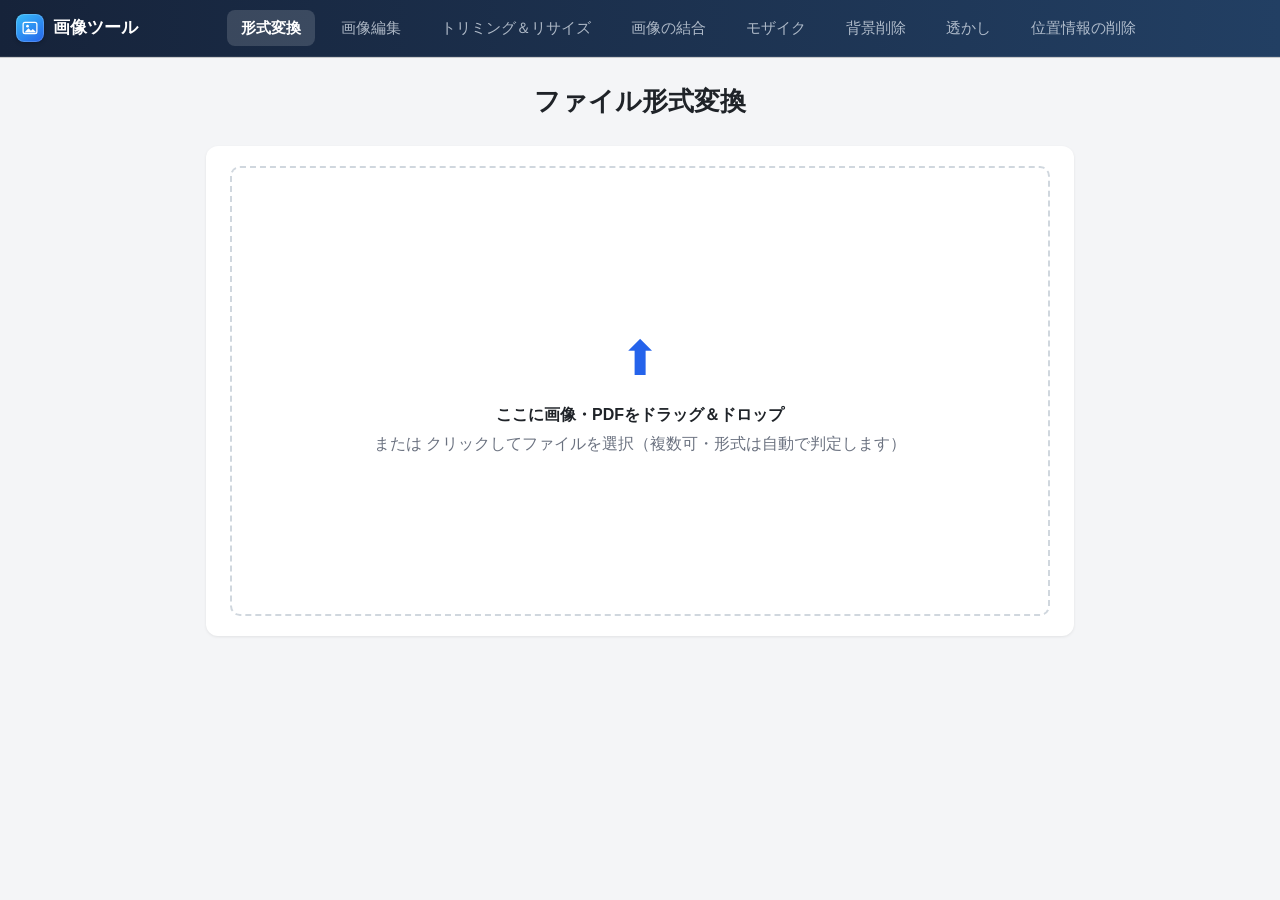
<file: index.html>
<!DOCTYPE html>
<html lang="ja">
<head>
  <meta charset="UTF-8">
  <meta name="viewport" content="width=device-width, initial-scale=1">
  <title>ファイル形式変換</title>
  <link rel="stylesheet" href="style.css">
</head>
<body>
  <header class="site-header">
    <div class="site-inner">
      <a class="brand" href="index.html">画像ツール</a>
      <nav class="site-nav"></nav>
    </div>
  </header>
  <script src="nav.js"></script>

  <div class="page-head">
    <h1>ファイル形式変換</h1>
  </div>

  <div class="layout" id="layout">
    <main class="main-col">
      <!-- 最初の画面：ドロップのみ -->
      <section class="card drop-card" id="drop-card">
        <label id="drop" class="drop-zone" for="file-input">
          <input type="file" id="file-input" accept="image/*,application/pdf,.pdf,.heic,.heif,.avif" multiple hidden>
          <div class="drop-inner">
            <div class="drop-icon">⬆</div>
            <p><strong>ここに画像・PDFをドラッグ＆ドロップ</strong></p>
            <p class="muted">または クリックしてファイルを選択（複数可・形式は自動で判定します）</p>
          </div>
        </label>
      </section>

      <!-- 読み込み後：左にファイル一覧 -->
      <section class="card hidden" id="list-card">
        <div class="pane-head">
          <h2>ファイル一覧</h2>
          <span id="count" class="muted small"></span>
        </div>
        <div class="page-tools">
          <button type="button" id="add-files" class="btn secondary with-icon">
            <svg viewBox="0 0 24 24" aria-hidden="true"><path d="M12 5v14M5 12h14"/></svg>ファイルを追加
          </button>
          <button type="button" id="sort-name" class="btn secondary with-icon">
            <svg viewBox="0 0 24 24" aria-hidden="true"><path d="M4 6h9M4 12h6M4 18h3"/><path d="M17 5v14M14 16l3 3 3-3"/></svg>ファイル名順に並べる
          </button>
          <button type="button" id="clear" class="btn secondary with-icon">
            <svg viewBox="0 0 24 24" aria-hidden="true"><path d="M3 6h18"/><path d="M8 6V4h8v2"/><path d="m19 6-1 14H6L5 6"/><path d="M10 11v6M14 11v6"/></svg>すべて削除
          </button>
        </div>
        <p class="muted small">ドラッグで並べ替え、× で削除できます。PDF はページ範囲（例: 1-3,5）を指定できます（空欄はすべて）。</p>
        <div id="grid" class="thumb-grid sortable"></div>
      </section>
    </main>

    <aside class="side card hidden" id="side">
      <div class="side-head">
        <h2>出力設定</h2>
      </div>

      <div class="side-body">
        <div class="opt">
          <div class="opt-title">入力形式 <span class="muted small">（自動判定）</span></div>
          <div id="in-type" class="grid2"></div>
        </div>

        <div class="opt">
          <div class="opt-title">出力形式</div>
          <div class="grid2">
            <select id="out-format" class="dd">
              <option value="png">PNG</option>
              <option value="jpeg">JPEG</option>
              <option value="webp">WebP</option>
              <option value="pdf">PDF</option>
            </select>
          </div>
        </div>

        <div class="opt" id="quality-label">
          <div class="opt-title">画質 <span class="opt-value"><span id="quality-val">92</span>%</span></div>
          <input type="range" id="quality" min="0.5" max="1" step="0.01" value="0.92">
        </div>

        <div class="opt" id="dpi-row">
          <div class="opt-title">PDFの解像度</div>
          <select id="dpi" class="seg">
            <option value="72" data-short="72 dpi">72 dpi（画面表示）</option>
            <option value="150" data-short="150 dpi" selected>150 dpi（標準）</option>
            <option value="300" data-short="300 dpi">300 dpi（高画質・印刷）</option>
            <option value="600" data-short="600 dpi">600 dpi（最高画質）</option>
          </select>
        </div>

        <div id="pdf-opts">
          <div class="opt">
            <div class="opt-title">画像ページの用紙サイズ</div>
            <select id="paper" class="seg">
              <option value="fit" data-short="画像サイズ">画像に合わせる</option>
              <option value="a4">A4</option>
              <option value="a3">A3</option>
              <option value="b5" data-short="B5">B5 (JIS)</option>
              <option value="letter">Letter</option>
            </select>
          </div>
          <div class="opt" id="orient-label">
            <div class="opt-title">向き</div>
            <select id="orient" class="seg">
              <option value="auto" data-short="自動">画像に合わせて自動</option>
              <option value="portrait">縦</option>
              <option value="landscape">横</option>
            </select>
          </div>
          <div class="opt" id="margin-label">
            <div class="opt-title">余白</div>
            <select id="margin" class="seg">
              <option value="0">なし</option>
              <option value="5">5mm</option>
              <option value="10" selected>10mm</option>
              <option value="20">20mm</option>
            </select>
          </div>
          <p class="muted small">すべてのファイルを並び順に1つのPDFにまとめます。PDFのページは元のサイズのまま結合します。</p>
        </div>

        <div class="opt" id="name-row">
          <div class="opt-title">ファイル名</div>
          <div class="name-field"><input type="text" id="out-name" value="converted"><span id="out-ext">.zip</span></div>
        </div>
      </div>

      <div class="side-actions">
        <p id="status" class="muted small center"></p>
        <button type="button" id="download" class="btn primary block">ダウンロード</button>
        <p class="muted small center">複数ファイルになる場合は ZIP にまとめます。サムネイルの「保存」で1件ずつ保存もできます。</p>
      </div>
    </aside>
  </div>

  <script src="vendor/pdf.min.js"></script>
  <script src="vendor/pdf-lib.min.js"></script>
  <script src="vendor/jszip.min.js"></script>
  <script src="segmented.js"></script>
  <script src="app.js"></script>
</body>
</html>
</file>
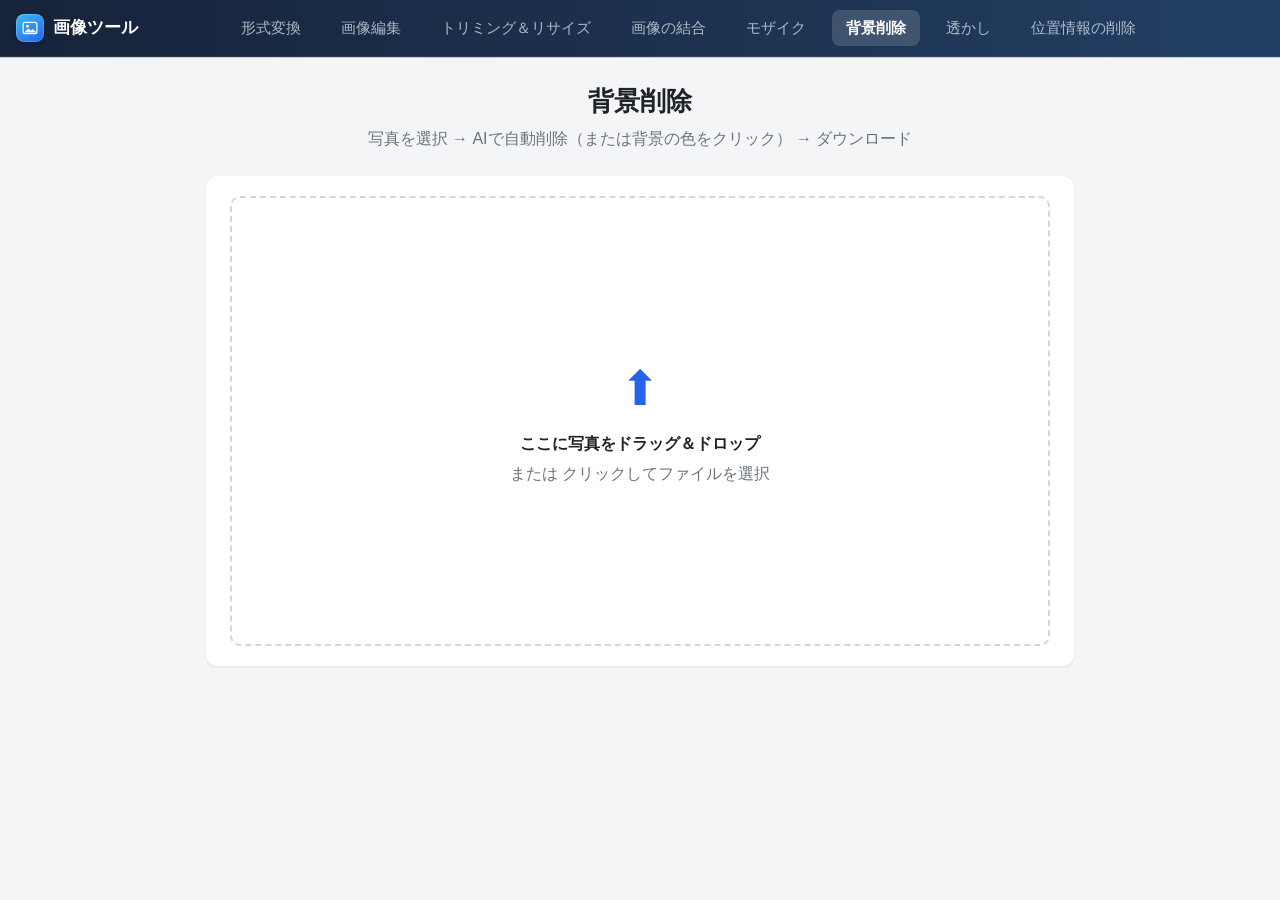
<file: bg-remove/index.html>
<!DOCTYPE html>
<html lang="ja">
<head>
  <meta charset="UTF-8">
  <meta name="viewport" content="width=device-width, initial-scale=1">
  <title>背景削除</title>
  <link rel="stylesheet" href="../style.css">
</head>
<body>
  <header class="site-header">
    <div class="site-inner">
      <a class="brand" href="../index.html">画像ツール</a>
      <nav class="site-nav"></nav>
    </div>
  </header>
  <script src="../nav.js"></script>

  <div class="page-head">
    <h1>背景削除</h1>
    <p class="sub">写真を選択 → AIで自動削除（または背景の色をクリック） → ダウンロード</p>
  </div>

  <div class="layout" id="layout">
    <main class="main-col">
      <!-- 最初の画面：ドロップのみ -->
      <section class="card drop-card" id="step-input">
        <label id="drop-zone" class="drop-zone" for="file-input">
          <input type="file" id="file-input" accept="image/*" hidden>
          <div class="drop-inner">
            <div class="drop-icon">⬆</div>
            <p><strong>ここに写真をドラッグ＆ドロップ</strong></p>
            <p class="muted">または クリックしてファイルを選択</p>
          </div>
        </label>
      </section>

      <!-- 読み込み後：左に画像 -->
      <section class="card hidden" id="workspace">
        <div class="pane-head">
          <h2 id="file-info"></h2>
          <div class="info-wrap">
            <button type="button" class="info-btn" aria-label="操作のヒント" aria-expanded="false">i</button>
            <p id="tool-hint" class="info-pop" role="tooltip"></p>
          </div>
        </div>
        <div class="edit-bar">
          <button type="button" id="btn-new" class="btn secondary with-icon">
            <svg viewBox="0 0 24 24" aria-hidden="true"><rect x="3" y="4" width="18" height="16" rx="2"/><circle cx="9" cy="10" r="2"/><path d="m21 16-5-5-9 9"/></svg>別の写真を選ぶ
          </button>
          <span class="bar-divider" aria-hidden="true"></span>
          <button type="button" id="btn-undo" class="icon-btn" title="元に戻す（⌘Z / Ctrl+Z）" aria-label="元に戻す">
            <svg viewBox="0 0 24 24" aria-hidden="true"><path d="M3 12a9 9 0 1 0 9-9 9.7 9.7 0 0 0-6.7 2.7L3 8"/><path d="M3 3v5h5"/></svg>
          </button>
          <button type="button" id="btn-redo" class="icon-btn" title="やり直す（⇧⌘Z / Ctrl+Y）" aria-label="やり直す">
            <svg viewBox="0 0 24 24" aria-hidden="true"><path d="M21 12a9 9 0 1 1-9-9 9.7 9.7 0 0 1 6.7 2.7L21 8"/><path d="M21 3v5h-5"/></svg>
          </button>
          <button type="button" id="btn-reset" class="btn secondary with-icon">
            <svg viewBox="0 0 24 24" aria-hidden="true"><path d="M3 6h18"/><path d="M8 6V4h8v2"/><path d="m19 6-1 14H6L5 6"/><path d="M10 11v6M14 11v6"/></svg>すべて元に戻す
          </button>
          <div class="bar-right">
            <div class="view-switch" role="tablist">
              <button type="button" role="tab" data-view="edit" class="active">編集</button>
              <button type="button" role="tab" data-view="original">元画像</button>
            </div>
          </div>
        </div>
        <div class="crop-area">
          <div id="guide" class="canvas-guide hidden" role="status">
            <svg viewBox="0 0 24 24" aria-hidden="true"><path d="M9 11V5a2 2 0 0 1 4 0v5"/><path d="M13 10V8a2 2 0 0 1 4 0v4"/><path d="M17 11a2 2 0 0 1 4 0v3a7 7 0 0 1-7 7h-1a7 7 0 0 1-5.4-2.6L4.3 15a2 2 0 0 1 3-2.6L9 14"/></svg>
            <span></span>
          </div>
          <div id="stage" class="mosaic-stage">
            <canvas id="view" class="checker"></canvas>
          </div>
        </div>
      </section>
    </main>

    <!-- 背景削除の設定（サイドバー） -->
    <aside class="side card hidden" id="side">
      <div class="side-head">
        <h2>背景削除</h2>
      </div>

      <div class="file-tabs" role="radiogroup" aria-label="消し方">
        <label><input type="radio" name="method" value="ai" checked>AI</label>
        <label><input type="radio" name="method" value="color">AI未使用</label>
      </div>

      <div class="side-body file-panel">
        <div class="tab-content">
          <div id="ai-fields">
            <button type="button" id="btn-ai" class="btn secondary block with-icon ai-btn">
              <span class="ai-fill" aria-hidden="true"></span>
              <svg viewBox="0 0 24 24" aria-hidden="true"><path d="M12 3l1.8 4.7L18.5 9.5l-4.7 1.8L12 16l-1.8-4.7L5.5 9.5l4.7-1.8Z"/><path d="M19 15l.8 2.2L22 18l-2.2.8L19 21l-.8-2.2L16 18l2.2-.8Z"/></svg>
              <span class="ai-label" aria-live="polite">AIで背景を自動削除</span>
            </button>
            <p class="muted small credit">AI: ormbg（Apache-2.0）／ Transformers.js（Apache-2.0）</p>
            <p id="ai-status" class="muted small">初回のみAIモデル（約44〜88MB）をダウンロードします。</p>
          </div>

          <div id="color-fields" class="hidden">
            <button type="button" id="btn-edges" class="btn secondary block with-icon action-btn">
              <svg viewBox="0 0 24 24" aria-hidden="true"><path d="M4 9V5a1 1 0 0 1 1-1h4"/><path d="M15 4h4a1 1 0 0 1 1 1v4"/><path d="M20 15v4a1 1 0 0 1-1 1h-4"/><path d="M9 20H5a1 1 0 0 1-1-1v-4"/><circle cx="12" cy="12" r="3"/></svg>
              <span>ふちの色で背景を消す</span>
            </button>
            <p class="muted small opt-note">画像のふちの色を背景とみなして、つながっている近い色を消します。消し残りは、画像の背景をクリックしても消せます。白い壁などシンプルな背景向けです。</p>
            <div class="opt-title">消す色の範囲</div>
            <!-- 色の帯そのものがスライダー。つまみより左の色が消え、右は残る -->
            <div class="tol-slider">
              <div id="tol-strip" class="tol-strip"></div>
              <div id="tol-erase" class="tol-erase"><span>消える</span></div>
              <div id="tol-keep" class="tol-keep"><span>残る</span></div>
              <input type="range" id="tolerance" min="1" max="60" step="1" value="20" aria-label="消す色の範囲">
            </div>
            <div class="range-ends"><span id="tol-seed-label">例：白をクリックした場合</span><span>かなり違う色</span></div>
            <p class="muted small opt-note">色が見えている所までが消えます。消したあとにつまみを動かすと、消える範囲がその場で変わります。</p>
          </div>
        </div>

        <div class="opt">
          <div class="opt-title">消した部分の色</div>
          <p class="muted small opt-note">保存した画像で、消した部分をこの色にします（透明のままは PNG で保存）。</p>
          <select id="bg-mode" class="seg">
            <option value="transparent">透明のまま</option>
            <option value="white">白</option>
            <option value="color">色を選ぶ</option>
          </select>
          <label id="bg-color-row" class="color-row hidden">色 <input type="color" id="bg-color" value="#2563eb"></label>
        </div>
      </div>

      <div class="side-actions">
        <button type="button" id="btn-download" class="btn primary block">ダウンロード</button>
      </div>
    </aside>
  </div>

  <script src="../segmented.js"></script>
  <script src="app.js"></script>
</body>
</html>
</file>
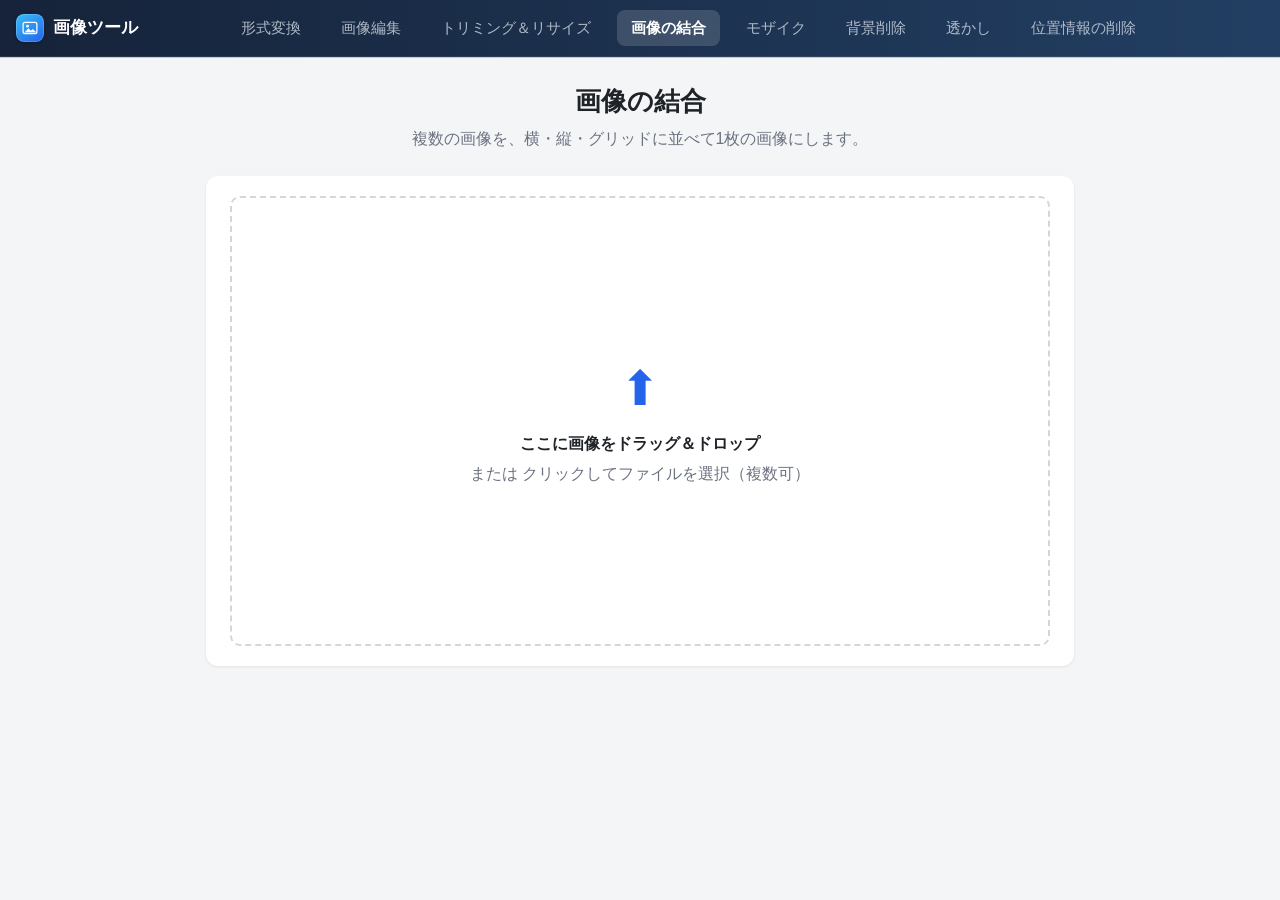
<file: combine/index.html>
<!DOCTYPE html>
<html lang="ja">
<head>
  <meta charset="UTF-8">
  <meta name="viewport" content="width=device-width, initial-scale=1">
  <title>画像の結合</title>
  <link rel="stylesheet" href="../style.css">
</head>
<body>
  <header class="site-header">
    <div class="site-inner">
      <a class="brand" href="../index.html">画像ツール</a>
      <nav class="site-nav"></nav>
    </div>
  </header>
  <script src="../nav.js"></script>

  <div class="page-head">
    <h1>画像の結合</h1>
    <p class="sub">複数の画像を、横・縦・グリッドに並べて1枚の画像にします。</p>
  </div>

  <div class="layout" id="layout">
    <main class="main-col">
      <!-- 最初の画面：ドロップのみ -->
      <section class="card drop-card" id="drop-card">
        <label id="drop" class="drop-zone" for="file-input">
          <input type="file" id="file-input" accept="image/*" multiple hidden>
          <div class="drop-inner">
            <div class="drop-icon">⬆</div>
            <p><strong>ここに画像をドラッグ＆ドロップ</strong></p>
            <p class="muted">または クリックしてファイルを選択（複数可）</p>
          </div>
        </label>
      </section>

      <!-- 読み込み後：左にプレビューと画像の一覧 -->
      <section class="card hidden" id="workspace">
        <div class="pane-head">
          <h2 id="file-info">結合後のプレビュー</h2>
          <div class="info-wrap">
            <button type="button" class="info-btn" aria-label="操作のヒント" aria-expanded="false">i</button>
            <p class="info-pop" role="tooltip">下の一覧の順番で並びます。ドラッグで並べ替え、× で外せます。右の設定を変えるとプレビューにすぐ反映されます。</p>
          </div>
        </div>
        <div class="edit-bar">
          <button type="button" id="add-files" class="btn secondary with-icon">
            <svg viewBox="0 0 24 24" aria-hidden="true"><path d="M12 5v14M5 12h14"/></svg>画像を追加
          </button>
          <button type="button" id="clear" class="btn secondary with-icon">
            <svg viewBox="0 0 24 24" aria-hidden="true"><path d="M3 6h18"/><path d="M8 6V4h8v2"/><path d="m19 6-1 14H6L5 6"/><path d="M10 11v6M14 11v6"/></svg>すべて削除
          </button>
          <span id="count" class="muted small"></span>
        </div>
        <div class="crop-area wm-area">
          <canvas id="view" class="wm-view checker"></canvas>
        </div>
        <div id="strip" class="wm-strip cb-strip" aria-label="結合する画像（この順番で並びます）"></div>
      </section>
    </main>

    <!-- 結合の設定（サイドバー） -->
    <aside class="side card hidden" id="side">
      <div class="side-head">
        <h2>結合の設定</h2>
      </div>

      <div class="file-tabs" role="radiogroup" aria-label="並べ方">
        <label><input type="radio" name="layout" value="row" checked>横に並べる</label>
        <label><input type="radio" name="layout" value="column">縦に並べる</label>
        <label><input type="radio" name="layout" value="grid">グリッド</label>
      </div>

      <div class="side-body file-panel">
        <div class="tab-content">
          <!-- 横・縦 -->
          <div id="line-fields">
            <div class="opt">
              <div class="opt-title" id="fit-title">高さのそろえ方</div>
              <select id="fit" class="seg">
                <option value="min" data-short="小さい画像に">小さい画像に合わせる</option>
                <option value="max" data-short="大きい画像に">大きい画像に合わせる</option>
                <option value="none">そろえない</option>
              </select>
            </div>
            <div class="opt hidden" id="align-row">
              <div class="opt-title">そろえる位置</div>
              <select id="align" class="seg">
                <option value="start" data-short="上">上（左）</option>
                <option value="center" selected>中央</option>
                <option value="end" data-short="下">下（右）</option>
              </select>
            </div>
          </div>

          <!-- グリッド -->
          <div id="grid-fields" class="hidden">
            <div class="opt">
              <div class="opt-title">パターン <span class="muted small">（矢印は並ぶ順番）</span></div>
              <div id="patterns" class="cb-patterns" role="radiogroup" aria-label="グリッドのパターン"></div>
            </div>
            <div class="opt" id="cols-row">
              <div class="opt-title">列の数 <span class="opt-value"><span id="v-cols">2</span> 列</span></div>
              <input type="range" id="cols" min="1" max="8" step="1" value="2">
            </div>
            <div class="opt">
              <div class="opt-title">1マスの縦横比</div>
              <select id="cell-ratio" class="dd">
                <option value="first">最初の画像に合わせる</option>
                <option value="1">1:1 正方形</option>
                <option value="1.3333">4:3 横長</option>
                <option value="0.75">3:4 縦長</option>
                <option value="1.7778">16:9 ワイド</option>
              </select>
            </div>
            <div class="opt">
              <div class="opt-title">画像の入れ方</div>
              <select id="cell-fit" class="seg">
                <option value="contain" data-short="全体を収める">全体を収める（余白が出る）</option>
                <option value="cover" data-short="切り抜いて埋める">切り抜いてマスを埋める</option>
              </select>
            </div>
          </div>
        </div>

        <div class="opt cb-sliders">
          <div class="opt-title">間隔 <span class="opt-value"><span id="v-gap">2</span>%（<span id="v-gap-px">0</span> px）</span></div>
          <input type="range" id="gap" min="0" max="20" step="0.5" value="2">
          <div class="toggle-row">
            <label class="toggle-chip"><input type="checkbox" id="outer">外側にも余白</label>
          </div>
        </div>

        <div class="opt">
          <div class="opt-title">背景の色 <span class="muted small">（間隔・余白の部分）</span></div>
          <select id="bg" class="seg">
            <option value="#ffffff">白</option>
            <option value="#111111">黒</option>
            <option value="transparent">透明</option>
            <option value="custom" data-short="色を選ぶ">色を選ぶ</option>
          </select>
          <label id="bg-color-row" class="color-row hidden">色 <input type="color" id="bg-color" value="#2563eb"></label>
        </div>
      </div>

      <div class="side-actions">
        <div class="out-summary" aria-live="polite">
          <div><span>大きさ</span><strong id="sum-dim">—</strong></div>
          <div><span>縦横比</span><strong id="sum-ratio">—</strong></div>
          <div><span id="sum-format">ファイル</span><strong id="sum-size">—</strong></div>
        </div>
        <p id="status" class="muted small center"></p>
        <button type="button" id="download" class="btn primary block">ダウンロード</button>
      </div>
    </aside>
  </div>

  <script src="../segmented.js"></script>
  <script src="app.js"></script>
</body>
</html>
</file>
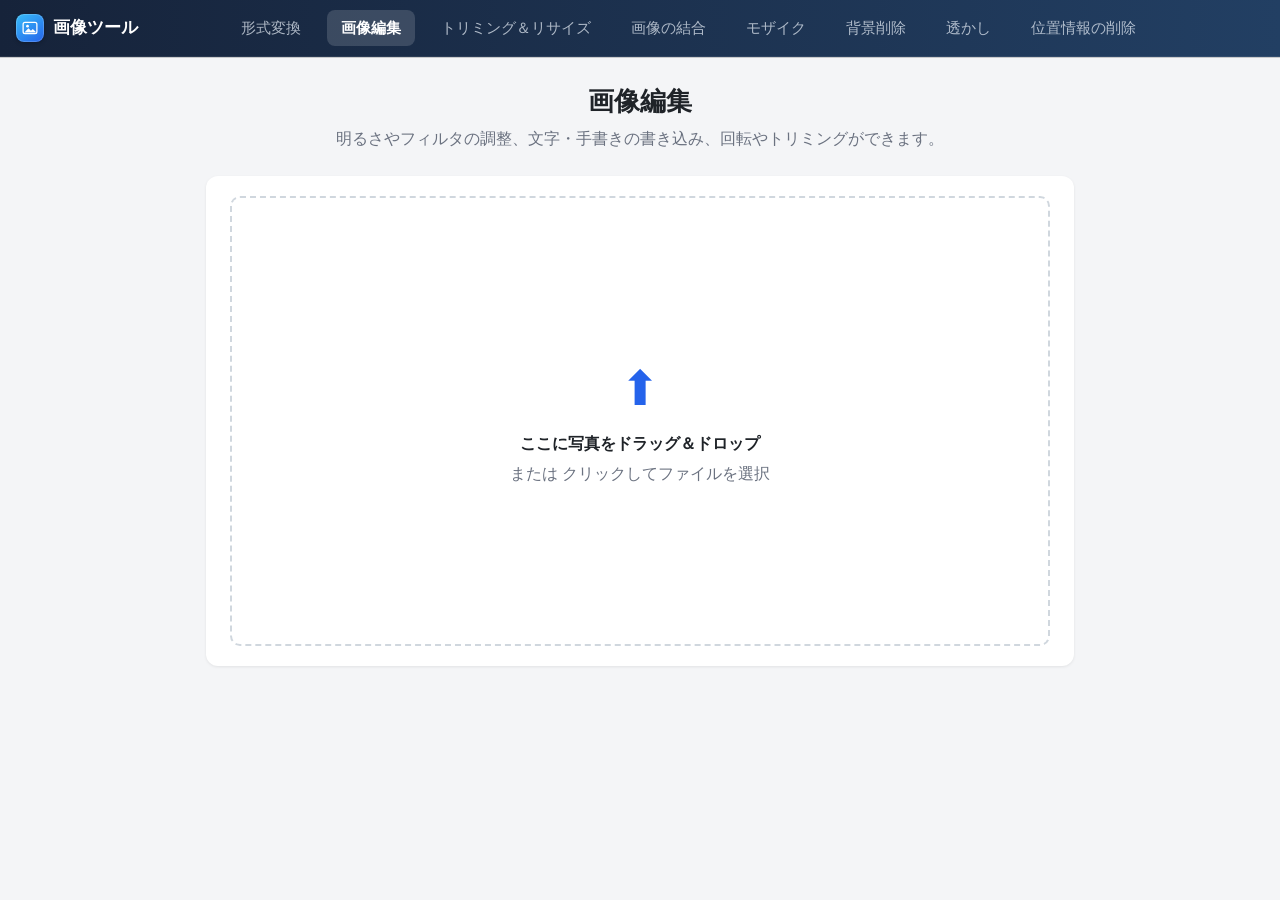
<file: edit/index.html>
<!DOCTYPE html>
<html lang="ja">
<head>
  <meta charset="UTF-8">
  <meta name="viewport" content="width=device-width, initial-scale=1">
  <title>画像編集</title>
  <link rel="stylesheet" href="../style.css">
</head>
<body>
  <header class="site-header">
    <div class="site-inner">
      <a class="brand" href="../index.html">画像ツール</a>
      <nav class="site-nav"></nav>
    </div>
  </header>
  <script src="../nav.js"></script>

  <div class="page-head">
    <h1>画像編集</h1>
    <p class="sub">明るさやフィルタの調整、文字・手書きの書き込み、回転やトリミングができます。</p>
  </div>

  <div class="layout" id="layout">
    <main class="main-col">
      <!-- 最初の画面：ドロップのみ -->
      <section class="card drop-card" id="step-input">
        <label id="drop-zone" class="drop-zone" for="file-input">
          <input type="file" id="file-input" accept="image/*" hidden>
          <div class="drop-inner">
            <div class="drop-icon">⬆</div>
            <p><strong>ここに写真をドラッグ＆ドロップ</strong></p>
            <p class="muted">または クリックしてファイルを選択</p>
          </div>
        </label>
      </section>

      <!-- 読み込み後：左に画像 -->
      <section class="card hidden" id="workspace">
        <div class="pane-head">
          <h2 id="file-info"></h2>
          <div class="info-wrap">
            <button type="button" class="info-btn" aria-label="操作のヒント" aria-expanded="false">i</button>
            <p id="tool-hint" class="info-pop" role="tooltip"></p>
          </div>
        </div>
        <div class="edit-bar">
          <button type="button" id="btn-new" class="btn secondary with-icon">
            <svg viewBox="0 0 24 24" aria-hidden="true"><rect x="3" y="4" width="18" height="16" rx="2"/><circle cx="9" cy="10" r="2"/><path d="m21 16-5-5-9 9"/></svg>別の写真を選ぶ
          </button>
          <span class="bar-divider" aria-hidden="true"></span>
          <button type="button" id="btn-undo" class="icon-btn" title="元に戻す（⌘Z / Ctrl+Z）" aria-label="元に戻す">
            <svg viewBox="0 0 24 24" aria-hidden="true"><path d="M3 12a9 9 0 1 0 9-9 9.7 9.7 0 0 0-6.7 2.7L3 8"/><path d="M3 3v5h5"/></svg>
          </button>
          <button type="button" id="btn-redo" class="icon-btn" title="やり直す（⇧⌘Z / Ctrl+Y）" aria-label="やり直す">
            <svg viewBox="0 0 24 24" aria-hidden="true"><path d="M21 12a9 9 0 1 1-9-9 9.7 9.7 0 0 1 6.7 2.7L21 8"/><path d="M21 3v5h-5"/></svg>
          </button>
          <button type="button" id="btn-reset-all" class="btn secondary with-icon">
            <svg viewBox="0 0 24 24" aria-hidden="true"><path d="M3 6h18"/><path d="M8 6V4h8v2"/><path d="m19 6-1 14H6L5 6"/><path d="M10 11v6M14 11v6"/></svg>すべて元に戻す
          </button>
          <div class="bar-right">
            <div class="view-switch" role="tablist">
              <button type="button" role="tab" data-view="edit" class="active">編集</button>
              <button type="button" role="tab" data-view="original">元画像</button>
            </div>
          </div>
        </div>
        <div class="crop-area">
          <div id="stage" class="mosaic-stage edit-stage">
            <canvas id="view"></canvas>
            <canvas id="overlay"></canvas>
          </div>
        </div>
      </section>
    </main>

    <!-- 編集の道具（サイドバー） -->
    <aside class="side card hidden" id="side">
      <div class="side-head">
        <h2>画像編集</h2>
      </div>

      <div class="file-tabs tool-tabs" role="radiogroup" aria-label="道具">
        <label><input type="radio" name="tool" value="adjust" checked>
          <svg viewBox="0 0 24 24" aria-hidden="true"><path d="M4 6h10M18 6h2M4 12h4M12 12h8M4 18h12M20 18h0"/><circle cx="16" cy="6" r="2"/><circle cx="10" cy="12" r="2"/><circle cx="18" cy="18" r="2"/></svg>調整</label>
        <label><input type="radio" name="tool" value="filter">
          <svg viewBox="0 0 24 24" aria-hidden="true"><circle cx="9" cy="9" r="5"/><circle cx="15" cy="9" r="5"/><circle cx="12" cy="15" r="5"/></svg>フィルタ</label>
        <label><input type="radio" name="tool" value="text">
          <svg viewBox="0 0 24 24" aria-hidden="true"><path d="M5 6V4h14v2"/><path d="M12 4v16"/><path d="M9 20h6"/></svg>文字</label>
        <label><input type="radio" name="tool" value="pen">
          <svg viewBox="0 0 24 24" aria-hidden="true"><path d="M4 20l1-4.5L16 4.5a2.1 2.1 0 0 1 3 3L8 18.5Z"/><path d="M14 6.5l3 3"/></svg>ペン</label>
        <label><input type="radio" name="tool" value="crop">
          <svg viewBox="0 0 24 24" aria-hidden="true"><path d="M6 2v14a2 2 0 0 0 2 2h14"/><path d="M18 22V8a2 2 0 0 0-2-2H2"/></svg>トリミング</label>
      </div>

      <div class="side-body file-panel">
        <div class="tab-content">
          <!-- 調整 -->
          <div id="panel-adjust" class="tool-panel">
            <div class="adj">
              <div class="opt-title">明るさ <span class="opt-value" id="v-brightness">0</span></div>
              <input type="range" data-adj="brightness" min="-100" max="100" step="1" value="0">
            </div>
            <div class="adj">
              <div class="opt-title">コントラスト <span class="opt-value" id="v-contrast">0</span></div>
              <input type="range" data-adj="contrast" min="-100" max="100" step="1" value="0">
            </div>
            <div class="adj">
              <div class="opt-title">彩度 <span class="opt-value" id="v-saturation">0</span></div>
              <input type="range" data-adj="saturation" min="-100" max="100" step="1" value="0">
            </div>
            <div class="adj">
              <div class="opt-title">色温度 <span class="opt-value" id="v-temperature">0</span></div>
              <input type="range" data-adj="temperature" min="-100" max="100" step="1" value="0">
              <div class="range-ends"><span>青っぽく</span><span>黄色っぽく</span></div>
            </div>
            <button type="button" id="adjust-reset" class="btn secondary block">調整を元に戻す</button>
          </div>

          <!-- フィルタ -->
          <div id="panel-filter" class="tool-panel hidden">
            <div id="filter-grid" class="filter-grid"></div>
            <div id="filter-strength-row" class="adj hidden">
              <div class="opt-title">強さ <span class="opt-value"><span id="v-strength">100</span>%</span></div>
              <input type="range" id="filter-strength" min="0" max="100" step="1" value="100">
            </div>
          </div>

          <!-- 文字 -->
          <div id="panel-text" class="tool-panel hidden">
            <button type="button" id="text-add" class="btn secondary block with-icon action-btn">
              <svg viewBox="0 0 24 24" aria-hidden="true"><path d="M12 5v14M5 12h14"/></svg><span>文字を追加</span>
            </button>
            <div id="text-props" class="hidden">
              <div class="opt-title">文字</div>
              <textarea id="text-input" class="text-input" rows="2" aria-label="文字の内容"></textarea>
              <div class="opt-title">大きさ
                <label class="opt-value num-field"><input type="number" id="text-size-num" min="8" max="5000" step="1" value="60" inputmode="numeric" aria-label="文字の大きさ（px）"> px</label>
              </div>
              <input type="range" id="text-size" min="8" max="400" step="1" value="60">
              <div class="opt-title">色</div>
              <div id="text-colors" class="color-swatches"></div>
              <div class="toggle-row">
                <label class="toggle-chip"><input type="checkbox" id="text-bold">太字</label>
                <label class="toggle-chip"><input type="checkbox" id="text-stroke">縁取り</label>
                <label class="toggle-chip"><input type="checkbox" id="text-band">背景の帯</label>
              </div>
            </div>
            <p id="text-note" class="muted small opt-note">「文字を追加」を押すと、画像の真ん中に文字が入ります。</p>
          </div>

          <!-- ペン -->
          <div id="panel-pen" class="tool-panel hidden">
            <select id="pen-mode" hidden>
              <option value="draw">描く</option>
              <option value="erase">消す</option>
            </select>
            <div class="round-tools" role="radiogroup" aria-label="ペンの操作">
              <button type="button" class="round-tool" data-mode="draw" role="radio" title="描く" aria-label="描く">
                <svg viewBox="0 0 24 24" aria-hidden="true"><path d="M4 20l1-4.5L16 4.5a2.1 2.1 0 0 1 3 3L8 18.5Z"/><path d="M14 6.5l3 3"/><path d="M13 20h7"/></svg>
              </button>
              <button type="button" class="round-tool" data-mode="erase" role="radio" title="消す（ペンで描いた線だけ）" aria-label="消す">
                <svg viewBox="0 0 24 24" aria-hidden="true"><path d="M8.5 20 3.7 15.2a1.5 1.5 0 0 1 0-2.1l9.4-9.4a1.5 1.5 0 0 1 2.1 0l5.1 5.1a1.5 1.5 0 0 1 0 2.1L11.5 20Z"/><path d="m8 10 6.5 6.5"/><path d="M8.5 20H20"/></svg>
              </button>
            </div>
            <div id="pen-color-row">
              <div class="opt-title">色</div>
              <div id="pen-colors" class="color-swatches"></div>
            </div>
            <div class="opt-title">太さ <span class="opt-value"><span id="v-pen-size">8</span> px</span></div>
            <input type="range" id="pen-size" min="2" max="60" step="1" value="8">
            <button type="button" id="pen-clear" class="btn secondary block pen-clear">ペンの線をすべて消す</button>
          </div>

          <!-- トリミング・回転 -->
          <div id="panel-crop" class="tool-panel hidden">
            <div class="opt-title">回転・反転</div>
            <div class="icon-row">
              <button type="button" id="rot-left" class="icon-btn" title="左に90°回転" aria-label="左に90°回転">
                <svg viewBox="0 0 24 24" aria-hidden="true"><path d="M3 12a9 9 0 1 0 9-9 9.7 9.7 0 0 0-6.7 2.7L3 8"/><path d="M3 3v5h5"/></svg>
              </button>
              <button type="button" id="rot-right" class="icon-btn" title="右に90°回転" aria-label="右に90°回転">
                <svg viewBox="0 0 24 24" aria-hidden="true"><path d="M21 12a9 9 0 1 1-9-9 9.7 9.7 0 0 1 6.7 2.7L21 8"/><path d="M21 3v5h-5"/></svg>
              </button>
              <button type="button" id="flip-h" class="icon-btn" title="左右反転" aria-label="左右反転">
                <svg viewBox="0 0 24 24" aria-hidden="true"><path d="M12 3v18"/><path d="M8 7 3 12l5 5V7Z"/><path d="M16 7l5 5-5 5V7Z"/></svg>
              </button>
              <button type="button" id="flip-v" class="icon-btn" title="上下反転" aria-label="上下反転">
                <svg viewBox="0 0 24 24" aria-hidden="true"><path d="M3 12h18"/><path d="M7 8l5-5 5 5H7Z"/><path d="M7 16l5 5 5-5H7Z"/></svg>
              </button>
            </div>
            <div class="adj">
              <div class="opt-title">傾きの補正 <span class="opt-value"><span id="v-straighten">0</span>°</span></div>
              <input type="range" id="straighten" min="-45" max="45" step="0.5" value="0">
            </div>
            <div class="opt-title">トリミング</div>
            <p class="muted small opt-note">画像の枠の角や辺をドラッグして、残す範囲を決めます。中をドラッグすると移動できます。</p>
            <button type="button" id="crop-reset" class="btn secondary block">トリミングを元に戻す</button>
          </div>
        </div>
      </div>

      <div class="side-actions">
        <div class="out-summary" aria-live="polite">
          <div><span>大きさ</span><strong id="sum-dim">—</strong></div>
          <div><span>縦横比</span><strong id="sum-ratio">—</strong></div>
          <div><span id="sum-format">ファイル</span><strong id="sum-size">—</strong></div>
        </div>
        <p id="save-result" class="muted small center"></p>
        <button type="button" id="btn-download" class="btn primary block">ダウンロード</button>
      </div>
    </aside>
  </div>

  <script src="../segmented.js"></script>
  <script src="app.js"></script>
</body>
</html>
</file>
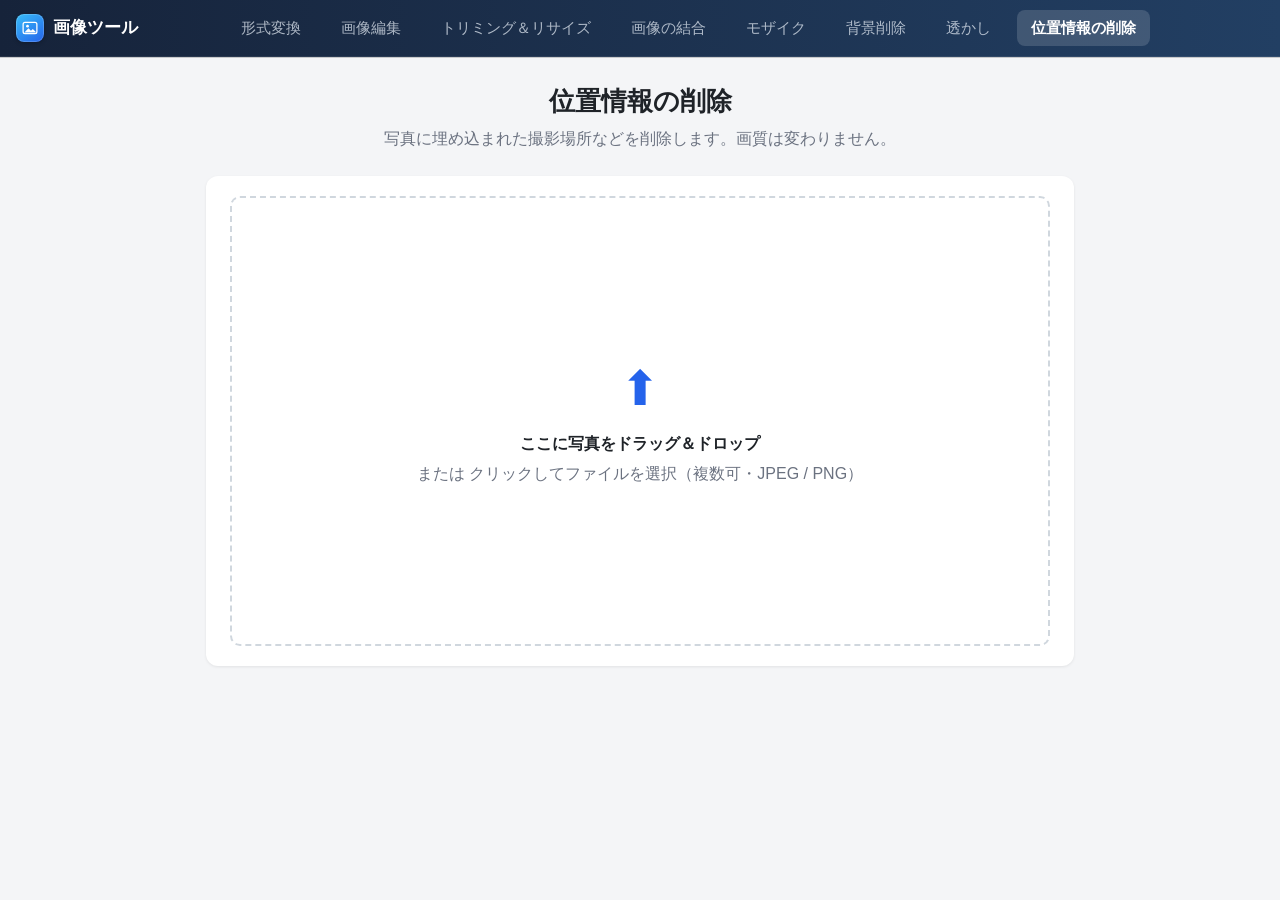
<file: metadata/index.html>
<!DOCTYPE html>
<html lang="ja">
<head>
  <meta charset="UTF-8">
  <meta name="viewport" content="width=device-width, initial-scale=1">
  <title>位置情報の削除</title>
  <link rel="stylesheet" href="../style.css">
</head>
<body>
  <header class="site-header">
    <div class="site-inner">
      <a class="brand" href="../index.html">画像ツール</a>
      <nav class="site-nav"></nav>
    </div>
  </header>
  <script src="../nav.js"></script>

  <div class="page-head">
    <h1>位置情報の削除</h1>
    <p class="sub">写真に埋め込まれた撮影場所などを削除します。画質は変わりません。</p>
  </div>

  <div class="layout" id="layout">
    <main class="main-col">
      <!-- 最初の画面：ドロップのみ -->
      <section class="card drop-card" id="drop-card">
        <label id="drop" class="drop-zone" for="file-input">
          <input type="file" id="file-input" accept="image/jpeg,image/png,.jpg,.jpeg,.png" multiple hidden>
          <div class="drop-inner">
            <div class="drop-icon">⬆</div>
            <p><strong>ここに写真をドラッグ＆ドロップ</strong></p>
            <p class="muted">または クリックしてファイルを選択（複数可・JPEG / PNG）</p>
          </div>
        </label>
      </section>

      <!-- 読み込み後：左にファイル一覧 -->
      <section class="card hidden" id="list-card">
        <div class="pane-head">
          <h2>ファイル一覧</h2>
          <span id="summary" class="muted small"></span>
        </div>
        <div class="page-tools">
          <button type="button" id="add-files" class="btn secondary with-icon">
            <svg viewBox="0 0 24 24" aria-hidden="true"><path d="M12 5v14M5 12h14"/></svg>ファイルを追加
          </button>
          <button type="button" id="clear" class="btn secondary with-icon">
            <svg viewBox="0 0 24 24" aria-hidden="true"><path d="M3 6h18"/><path d="M8 6V4h8v2"/><path d="m19 6-1 14H6L5 6"/><path d="M10 11v6M14 11v6"/></svg>すべて削除
          </button>
        </div>
        <div id="grid" class="meta-list"></div>
      </section>
    </main>

    <aside class="side card hidden" id="side">
      <div class="side-head">
        <h2>削除する情報</h2>
      </div>

      <div class="file-tabs" role="radiogroup" aria-label="削除する情報">
        <label><input type="radio" name="mode" value="gps" checked>位置情報だけ</label>
        <label><input type="radio" name="mode" value="all">すべて</label>
      </div>

      <div class="side-body file-panel">
        <div class="tab-content">
          <p id="mode-note" class="muted small opt-note"></p>
        </div>
        <p class="muted small opt-note">画像そのものは作り直さないので、画質は一切変わりません。対応形式は JPEG と PNG です（HEIC などは「形式変換」で JPEG にすると、付加情報のない画像になります）。</p>
      </div>

      <div class="side-actions">
        <p id="status" class="muted small center"></p>
        <button type="button" id="download" class="btn primary block" disabled>ダウンロード</button>
      </div>
    </aside>
  </div>

  <script src="../vendor/jszip.min.js"></script>
  <script src="../segmented.js"></script>
  <script src="app.js"></script>
</body>
</html>
</file>
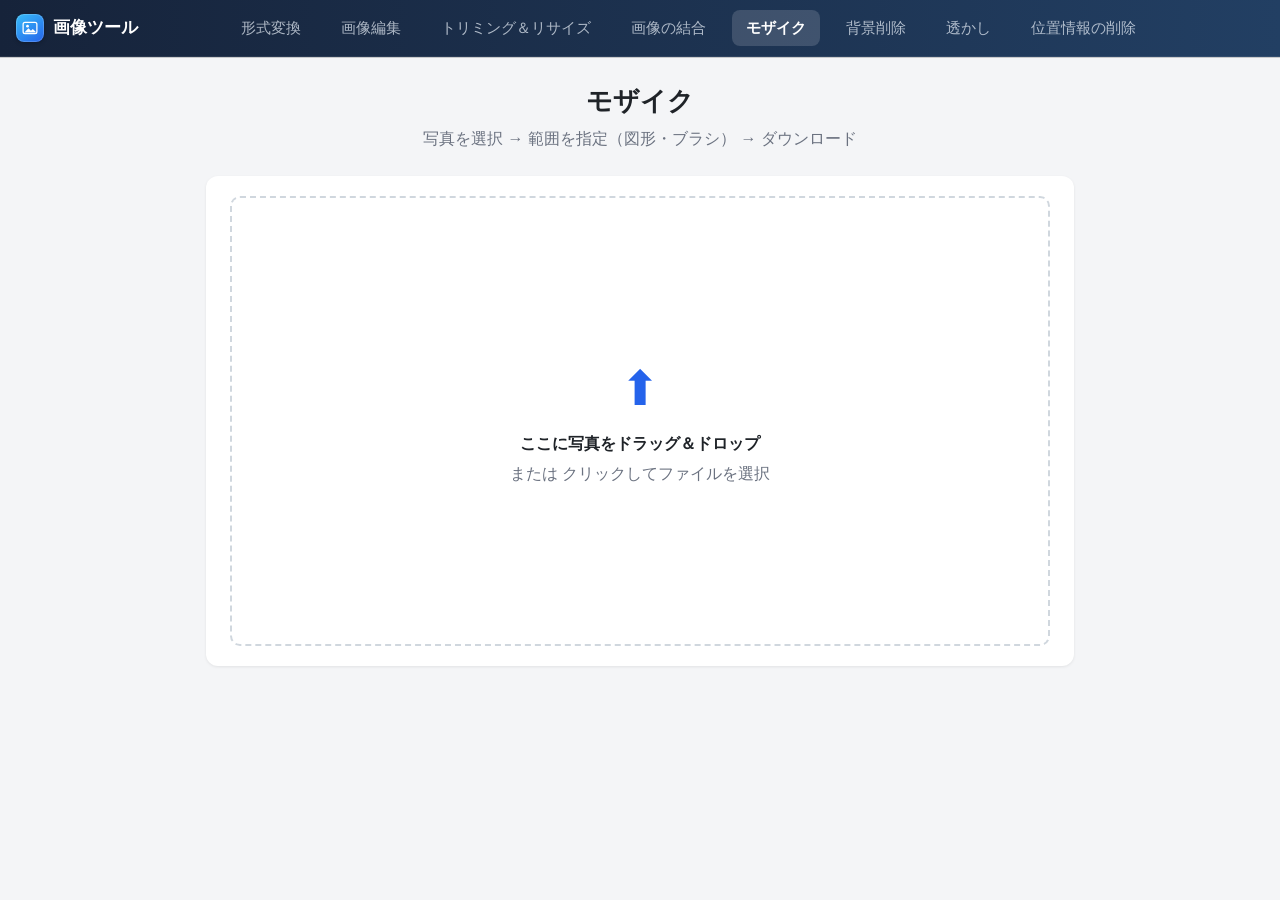
<file: mosaic/index.html>
<!DOCTYPE html>
<html lang="ja">
<head>
  <meta charset="UTF-8">
  <meta name="viewport" content="width=device-width, initial-scale=1">
  <title>モザイク</title>
  <link rel="stylesheet" href="../style.css">
</head>
<body>
  <header class="site-header">
    <div class="site-inner">
      <a class="brand" href="../index.html">画像ツール</a>
      <nav class="site-nav"></nav>
    </div>
  </header>
  <script src="../nav.js"></script>

  <div class="page-head">
    <h1>モザイク</h1>
    <p class="sub">写真を選択 → 範囲を指定（図形・ブラシ） → ダウンロード</p>
  </div>

  <div class="layout" id="layout">
    <main class="main-col">
      <!-- 最初の画面：ドロップのみ -->
      <section class="card drop-card" id="step-input">
        <label id="drop-zone" class="drop-zone" for="file-input">
          <input type="file" id="file-input" accept="image/*" hidden>
          <div class="drop-inner">
            <div class="drop-icon">⬆</div>
            <p><strong>ここに写真をドラッグ＆ドロップ</strong></p>
            <p class="muted">または クリックしてファイルを選択</p>
          </div>
        </label>
      </section>

      <!-- 読み込み後：左に画像、右上に編集操作 -->
      <section class="card hidden" id="workspace">
        <div class="pane-head">
          <h2 id="file-info"></h2>
          <div class="info-wrap">
            <button type="button" class="info-btn" aria-label="操作のヒント" aria-expanded="false">i</button>
            <p id="tool-hint" class="info-pop" role="tooltip"></p>
          </div>
        </div>
        <div class="edit-bar">
          <button type="button" id="btn-new" class="btn secondary with-icon">
            <svg viewBox="0 0 24 24" aria-hidden="true"><rect x="3" y="4" width="18" height="16" rx="2"/><circle cx="9" cy="10" r="2"/><path d="m21 16-5-5-9 9"/></svg>別の写真を選ぶ
          </button>
          <span class="bar-divider" aria-hidden="true"></span>
          <button type="button" id="btn-undo" class="icon-btn" title="元に戻す（⌘Z / Ctrl+Z）" aria-label="元に戻す">
            <svg viewBox="0 0 24 24" aria-hidden="true"><path d="M3 12a9 9 0 1 0 9-9 9.7 9.7 0 0 0-6.7 2.7L3 8"/><path d="M3 3v5h5"/></svg>
          </button>
          <button type="button" id="btn-redo" class="icon-btn" title="やり直す（⇧⌘Z / Ctrl+Y）" aria-label="やり直す">
            <svg viewBox="0 0 24 24" aria-hidden="true"><path d="M21 12a9 9 0 1 1-9-9 9.7 9.7 0 0 1 6.7 2.7L21 8"/><path d="M21 3v5h-5"/></svg>
          </button>
          <button type="button" id="btn-clear" class="btn secondary with-icon">
            <svg viewBox="0 0 24 24" aria-hidden="true"><path d="M3 6h18"/><path d="M8 6V4h8v2"/><path d="m19 6-1 14H6L5 6"/><path d="M10 11v6M14 11v6"/></svg>すべて解除
          </button>
          <div class="bar-right">
            <div class="view-switch" role="tablist">
              <button type="button" role="tab" data-view="edit" class="active">編集</button>
              <button type="button" role="tab" data-view="original">元画像</button>
            </div>
          </div>
        </div>
        <div class="crop-area">
          <div id="stage" class="mosaic-stage">
            <canvas id="view"></canvas>
            <canvas id="overlay"></canvas>
          </div>
        </div>
      </section>
    </main>

    <!-- モザイク設定（サイドバー） -->
    <aside class="side card hidden" id="side">
      <div class="side-head">
        <h2>モザイク設定</h2>
      </div>

      <div class="file-tabs" role="radiogroup" aria-label="範囲の決め方">
        <label><input type="radio" name="tool" value="shape" checked>図形から</label>
        <label><input type="radio" name="tool" value="brush">ブラシ</label>
      </div>

      <div class="side-body file-panel">
        <div class="tab-content">
          <div id="shape-fields">
            <div class="opt">
              <div class="opt-title">形 <span class="muted small">（画像の上へドラッグして追加）</span></div>
              <select id="shape-type" hidden>
                <option value="rect">四角</option>
                <option value="ellipse">楕円</option>
              </select>
              <div class="shape-palette" id="shape-palette">
                <button type="button" class="shape-tile" data-shape="rect"><span class="shape-icon rect"></span>四角</button>
                <button type="button" class="shape-tile" data-shape="ellipse"><span class="shape-icon ellipse"></span>楕円</button>
              </div>
            </div>
          </div>

          <div id="brush-fields" class="hidden">
            <select id="paint-mode" hidden>
              <option value="add">かける</option>
              <option value="erase">消す</option>
            </select>
            <div class="round-tools" role="radiogroup" aria-label="ブラシの操作">
              <button type="button" class="round-tool" data-mode="add" role="radio" title="かける" aria-label="かける">
                <svg viewBox="0 0 24 24" aria-hidden="true"><path d="M4 20l1-4.5L16 4.5a2.1 2.1 0 0 1 3 3L8 18.5Z"/><path d="M14 6.5l3 3"/><path d="M13 20h7"/></svg>
              </button>
              <button type="button" class="round-tool" data-mode="erase" role="radio" title="消す" aria-label="消す">
                <svg viewBox="0 0 24 24" aria-hidden="true"><path d="M8.5 20 3.7 15.2a1.5 1.5 0 0 1 0-2.1l9.4-9.4a1.5 1.5 0 0 1 2.1 0l5.1 5.1a1.5 1.5 0 0 1 0 2.1L11.5 20Z"/><path d="m8 10 6.5 6.5"/><path d="M8.5 20H20"/></svg>
              </button>
            </div>
            <div class="opt">
              <div class="opt-title">ブラシの太さ <span class="opt-value"><span id="brush-val">40</span> px</span></div>
              <input type="range" id="brush" min="5" max="200" step="1" value="40">
            </div>
          </div>
        </div>

        <div class="opt">
          <div class="opt-title">効果</div>
          <select id="effect" class="seg">
            <option value="mosaic">モザイク</option>
            <option value="blur">ぼかし</option>
          </select>
        </div>

        <div class="opt" id="block-row">
          <div class="opt-title">粗さ <span class="opt-value">1マス <span id="block-val">10</span> px</span></div>
          <input type="range" id="block" min="2" max="100" step="1" value="10">
        </div>

        <div class="opt hidden" id="blur-row">
          <div class="opt-title">ぼかしの強さ <span class="opt-value"><span id="blur-val">10</span></span></div>
          <input type="range" id="blur" min="2" max="100" step="1" value="10">
        </div>
      </div>

      <div class="side-actions">
        <button type="button" id="btn-download" class="btn primary block">ダウンロード</button>
      </div>
    </aside>
  </div>

  <script src="../segmented.js"></script>
  <script src="app.js"></script>
</body>
</html>
</file>
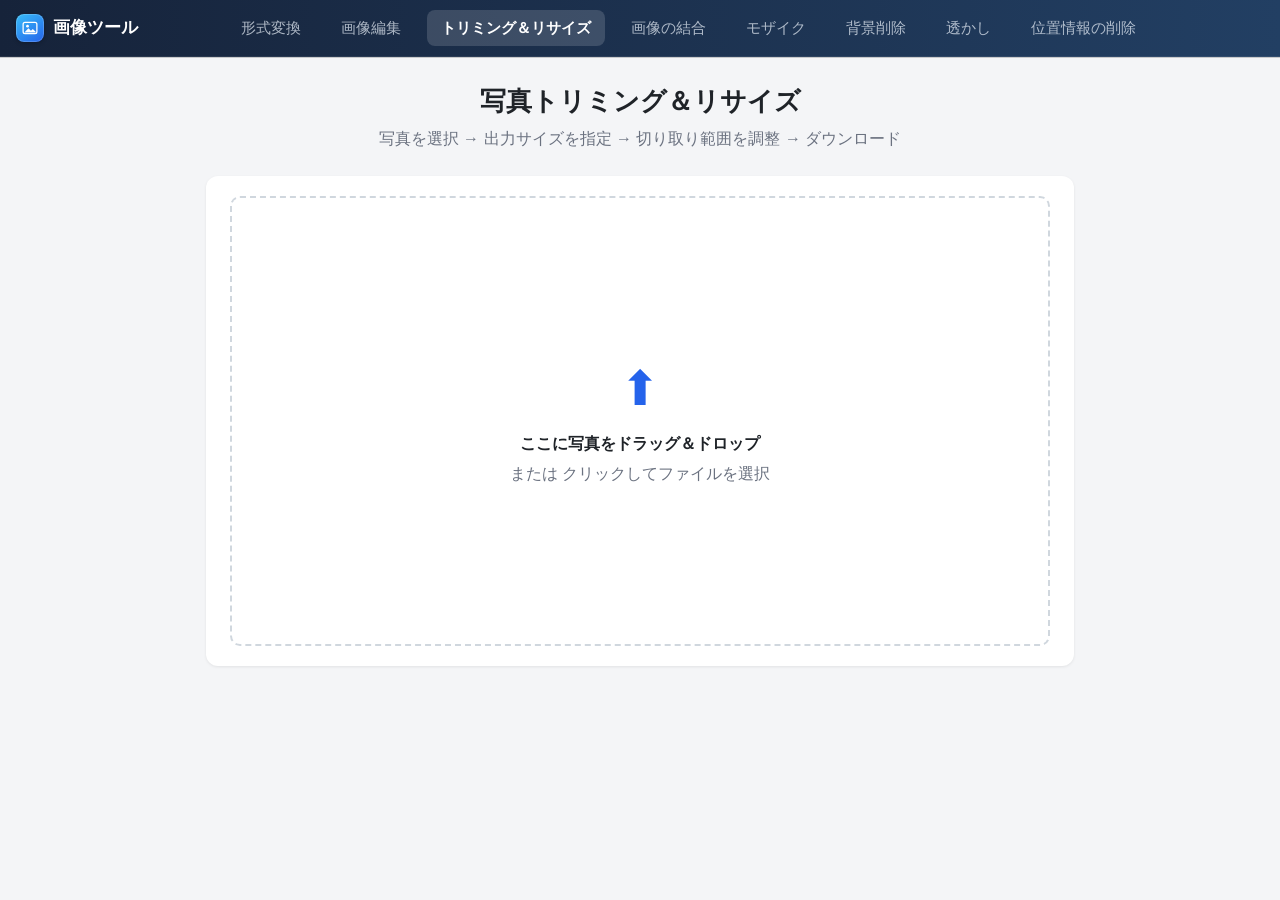
<file: resize/index.html>
<!DOCTYPE html>
<html lang="ja">
<head>
  <meta charset="UTF-8">
  <meta name="viewport" content="width=device-width, initial-scale=1">
  <title>写真トリミング＆リサイズ</title>
  <link rel="stylesheet" href="../style.css">
</head>
<body>
  <header class="site-header">
    <div class="site-inner">
      <a class="brand" href="../index.html">画像ツール</a>
      <nav class="site-nav"></nav>
    </div>
  </header>
  <script src="../nav.js"></script>

  <div class="page-head">
    <h1>写真トリミング＆リサイズ</h1>
    <p class="sub">写真を選択 → 出力サイズを指定 → 切り取り範囲を調整 → ダウンロード</p>
  </div>

  <div class="layout" id="layout">
    <main class="main-col">
      <!-- 最初の画面：ドロップのみ -->
      <section class="card drop-card" id="step-input">
        <label id="drop-zone" class="drop-zone" for="file-input">
          <input type="file" id="file-input" accept="image/*" hidden>
          <div class="drop-inner">
            <div class="drop-icon">⬆</div>
            <p><strong>ここに写真をドラッグ＆ドロップ</strong></p>
            <p class="muted">または クリックしてファイルを選択</p>
          </div>
        </label>
      </section>

      <!-- 読み込み後：右上のタブで「編集」と「プレビュー」を切り替える -->
      <section class="card hidden" id="workspace">
        <div class="pane-head">
          <h2 id="file-info"></h2>
          <div class="info-wrap">
            <button type="button" class="info-btn" aria-label="操作のヒント" aria-expanded="false">i</button>
            <p id="crop-hint" class="info-pop" role="tooltip">枠をドラッグで移動、四隅をドラッグで拡大・縮小（比率は固定）</p>
          </div>
        </div>
        <div class="edit-bar">
          <button type="button" id="btn-new" class="btn secondary with-icon">
            <svg viewBox="0 0 24 24" aria-hidden="true"><rect x="3" y="4" width="18" height="16" rx="2"/><circle cx="9" cy="10" r="2"/><path d="m21 16-5-5-9 9"/></svg>別の写真を選ぶ
          </button>
          <div class="bar-right">
            <div class="view-switch" role="tablist">
              <button type="button" role="tab" data-view="edit" class="active">編集</button>
              <button type="button" role="tab" data-view="preview">プレビュー</button>
            </div>
          </div>
        </div>

        <div id="view-edit">
          <div class="crop-area">
            <div id="stage" class="stage">
              <img id="src-img" alt="" draggable="false">
              <div id="crop-box" class="crop-box">
                <div class="grid"></div>
                <div class="handle nw" data-handle="nw"></div>
                <div class="handle ne" data-handle="ne"></div>
                <div class="handle sw" data-handle="sw"></div>
                <div class="handle se" data-handle="se"></div>
                <div class="handle edge n" data-handle="n"></div>
                <div class="handle edge s" data-handle="s"></div>
                <div class="handle edge e" data-handle="e"></div>
                <div class="handle edge w" data-handle="w"></div>
              </div>
            </div>
          </div>
          <canvas id="loupe" class="loupe hidden"></canvas>
          <div class="crop-tools">
            <span id="crop-info" class="muted small"></span>
            <button type="button" id="btn-reset" class="btn secondary">枠をリセット</button>
          </div>
        </div>

        <div id="view-preview" class="hidden">
          <div class="preview-wrap">
            <canvas id="preview"></canvas>
          </div>
        </div>
        <p id="output-info" class="muted small center"></p>
      </section>
    </main>

    <!-- 出力設定（サイドバー） -->
    <aside class="side card hidden" id="step-settings">
      <div class="side-head">
        <h2>出力設定</h2>
      </div>

      <div class="file-tabs" role="radiogroup" aria-label="サイズの決め方">
        <label><input type="radio" name="mode" value="free" checked>自由</label>
        <label><input type="radio" name="mode" value="pixel">ピクセル</label>
        <label><input type="radio" name="mode" value="ratio">縦横比</label>
      </div>

      <div class="side-body file-panel">
        <div class="tab-content">
          <div id="pixel-fields" class="px-panel">
            <label class="px-label" for="size-preset">よく使うサイズ</label>
            <select id="size-preset" class="dd">
              <option value="custom">自分で入力</option>
              <option value="1080x1080" selected>Instagram 正方形（1080×1080）</option>
              <option value="1080x1350">Instagram 縦長（1080×1350）</option>
              <option value="1080x1920">ストーリー・縦動画（1080×1920）</option>
              <option value="1280x720">YouTube サムネイル（1280×720）</option>
              <option value="1500x500">X ヘッダー（1500×500）</option>
              <option value="400x400">アイコン（400×400）</option>
              <option value="1920x1080">フルHD（1920×1080）</option>
              <option value="354x472">証明写真 3×4cm（354×472）</option>
            </select>

            <div class="px-fields">
              <label class="px-field">
                <span class="px-label">幅</span>
                <span class="px-input"><input type="number" id="out-w" min="1" step="1" value="1080" inputmode="numeric"><span>px</span></span>
              </label>
              <button type="button" id="swap-wh" class="icon-btn px-swap" title="幅と高さを入れ替える（縦長 ⇄ 横長）" aria-label="幅と高さを入れ替える">
                <svg viewBox="0 0 24 24" aria-hidden="true"><path d="M7 7h12l-3-3"/><path d="M17 17H5l3 3"/></svg>
              </button>
              <label class="px-field">
                <span class="px-label">高さ</span>
                <span class="px-input"><input type="number" id="out-h" min="1" step="1" value="1080" inputmode="numeric"><span>px</span></span>
              </label>
            </div>

            <p id="px-info" class="px-info"></p>
          </div>

          <div id="ratio-fields" class="px-panel hidden">
            <label class="px-label" for="ratio-preset">よく使う比率</label>
            <select id="ratio-preset" class="dd">
              <option value="original" selected>元の写真と同じ</option>
              <option value="1:1">1:1 正方形</option>
              <option value="4:3">4:3 スマホの写真（横）</option>
              <option value="3:4">3:4 スマホの写真（縦）</option>
              <option value="3:2">3:2 カメラの写真（横）</option>
              <option value="2:3">2:3 カメラの写真（縦）</option>
              <option value="16:9">16:9 ワイド・動画</option>
              <option value="9:16">9:16 縦動画・ストーリー</option>
              <option value="4:5">4:5 Instagram 縦長</option>
              <option value="custom">自分で入力</option>
            </select>

            <div class="px-fields">
              <label class="px-field">
                <span class="px-label">横</span>
                <span class="px-input no-unit"><input type="number" id="ratio-w" min="0.01" step="any" value="4" inputmode="decimal"></span>
              </label>
              <button type="button" id="swap-ratio" class="icon-btn px-swap" title="横と縦を入れ替える（縦長 ⇄ 横長）" aria-label="横と縦を入れ替える">
                <svg viewBox="0 0 24 24" aria-hidden="true"><path d="M7 7h12l-3-3"/><path d="M17 17H5l3 3"/></svg>
              </button>
              <label class="px-field">
                <span class="px-label">縦</span>
                <span class="px-input no-unit"><input type="number" id="ratio-h" min="0.01" step="any" value="3" inputmode="decimal"></span>
              </label>
            </div>

            <p id="ratio-info" class="px-info"></p>
          </div>

          <p id="free-note" class="muted small hidden">切り取り範囲をマウスで自由に指定します。出力は切り取った範囲の元の解像度のまま保存されます。</p>
        </div>

        <div class="opt" id="shape-opt">
          <div class="opt-title">切り抜く形</div>
          <div class="shape-choices" role="radiogroup" aria-label="切り抜く形">
            <label class="shape-choice"><input type="radio" name="shape" value="rect" checked><span class="shape-ico rect"></span>四角</label>
            <label class="shape-choice"><input type="radio" name="shape" value="round"><span class="shape-ico round"></span>角丸</label>
            <label class="shape-choice"><input type="radio" name="shape" value="circle"><span class="shape-ico circle"></span>円</label>
          </div>
          <div id="radius-row" class="hidden">
            <div class="opt-title">角の丸み <span class="opt-value"><span id="radius-val">20</span>%</span></div>
            <input type="range" id="radius" min="5" max="50" step="1" value="20">
          </div>
          <div id="shape-note" class="shape-note hidden">
            <p class="muted small">形の外側は透明になります（PNG で保存）。</p>
            <button type="button" id="make-circle" class="btn secondary block with-icon">
              <svg viewBox="0 0 24 24" aria-hidden="true"><circle cx="12" cy="12" r="8"/></svg>正円にする（枠を正方形に）
            </button>
          </div>
        </div>

        <!-- ピクセル指定のときは幅・高さで決まるので出さない -->
        <div class="opt" id="size-opt">
          <div class="opt-title">ファイルの重さ</div>
          <div class="grid2">
            <select id="size-mode" class="dd">
              <option value="keep" selected>そのまま</option>
              <option value="limit">上限を指定</option>
            </select>
          </div>
          <!-- 「上限を指定」のときだけ出す：数値＋単位 -->
          <div id="size-input" class="size-input hidden">
            <input type="number" id="size-value" min="0" step="any" value="500" inputmode="decimal" aria-label="重さの上限">
            <select id="size-unit" class="dd" aria-label="単位">
              <option value="1">B</option>
              <option value="1000" selected>KB</option>
              <option value="1000000">MB</option>
              <option value="1000000000">GB</option>
            </select>
            <span>以下</span>
          </div>
          <p class="muted small opt-note size-note">上限を指定すると、その重さ以下になるよう画質を自動で下げます（PNG の画像は JPEG、角丸・円のときは WebP で保存）。</p>
        </div>
      </div>

      <div class="side-actions">
        <!-- 保存される画像の要約 -->
        <div class="out-summary" aria-live="polite">
          <div><span>大きさ</span><strong id="sum-dim">—</strong></div>
          <div><span>縦横比</span><strong id="sum-ratio">—</strong></div>
          <div><span id="sum-format">ファイル</span><strong id="sum-size">—</strong></div>
        </div>
        <p id="save-result" class="muted small center"></p>
        <button type="button" id="btn-download" class="btn primary block">ダウンロード</button>
      </div>
    </aside>
  </div>

  <script src="../segmented.js"></script>
  <script src="app.js"></script>
</body>
</html>
</file>
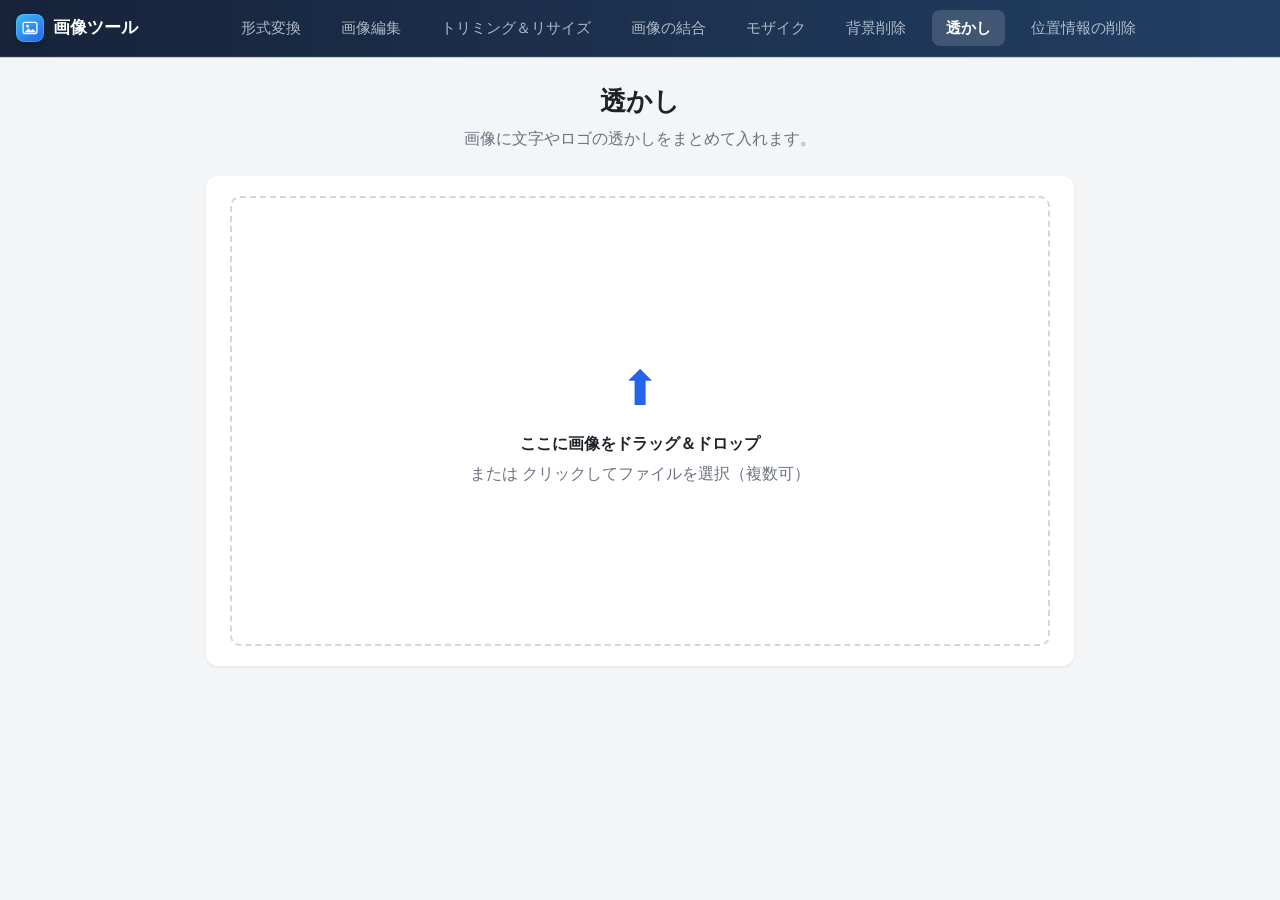
<file: watermark/index.html>
<!DOCTYPE html>
<html lang="ja">
<head>
  <meta charset="UTF-8">
  <meta name="viewport" content="width=device-width, initial-scale=1">
  <title>透かし</title>
  <link rel="stylesheet" href="../style.css">
</head>
<body>
  <header class="site-header">
    <div class="site-inner">
      <a class="brand" href="../index.html">画像ツール</a>
      <nav class="site-nav"></nav>
    </div>
  </header>
  <script src="../nav.js"></script>

  <div class="page-head">
    <h1>透かし</h1>
    <p class="sub">画像に文字やロゴの透かしをまとめて入れます。</p>
  </div>

  <div class="layout" id="layout">
    <main class="main-col">
      <!-- 最初の画面：ドロップのみ -->
      <section class="card drop-card" id="drop-card">
        <label id="drop" class="drop-zone" for="file-input">
          <input type="file" id="file-input" accept="image/*" multiple hidden>
          <div class="drop-inner">
            <div class="drop-icon">⬆</div>
            <p><strong>ここに画像をドラッグ＆ドロップ</strong></p>
            <p class="muted">または クリックしてファイルを選択（複数可）</p>
          </div>
        </label>
      </section>

      <!-- 読み込み後：左にプレビューと画像の一覧 -->
      <section class="card hidden" id="workspace">
        <div class="pane-head">
          <h2 id="file-info"></h2>
          <div class="info-wrap">
            <button type="button" class="info-btn" aria-label="操作のヒント" aria-expanded="false">i</button>
            <p class="info-pop" role="tooltip">右の設定を変えるとプレビューにすぐ反映されます。下の一覧で画像を選ぶと、その画像での見え方を確認できます。保存すると、すべての画像に同じ透かしが入ります。</p>
          </div>
        </div>
        <div class="edit-bar">
          <button type="button" id="add-files" class="btn secondary with-icon">
            <svg viewBox="0 0 24 24" aria-hidden="true"><path d="M12 5v14M5 12h14"/></svg>画像を追加
          </button>
          <button type="button" id="clear" class="btn secondary with-icon">
            <svg viewBox="0 0 24 24" aria-hidden="true"><path d="M3 6h18"/><path d="M8 6V4h8v2"/><path d="m19 6-1 14H6L5 6"/><path d="M10 11v6M14 11v6"/></svg>すべて削除
          </button>
          <div class="bar-right">
            <div class="view-switch" role="tablist">
              <button type="button" role="tab" data-view="edit" class="active">透かしあり</button>
              <button type="button" role="tab" data-view="original">元画像</button>
            </div>
          </div>
        </div>
        <div class="crop-area wm-area">
          <canvas id="view" class="wm-view checker"></canvas>
        </div>
        <div id="strip" class="wm-strip" aria-label="読み込んだ画像"></div>
      </section>
    </main>

    <!-- 透かしの設定（サイドバー） -->
    <aside class="side card hidden" id="side">
      <div class="side-head">
        <h2>透かしの設定</h2>
      </div>

      <div class="file-tabs" role="radiogroup" aria-label="透かしの種類">
        <label><input type="radio" name="kind" value="text" checked>文字</label>
        <label><input type="radio" name="kind" value="logo">ロゴ</label>
      </div>

      <div class="side-body file-panel">
        <div class="tab-content">
          <!-- 文字 -->
          <div id="text-fields">
            <div class="opt-title">文字</div>
            <textarea id="wm-text" class="text-input" rows="2" aria-label="透かしの文字"></textarea>
            <div class="opt-title">色</div>
            <div id="wm-colors" class="color-swatches"></div>
            <div class="toggle-row">
              <label class="toggle-chip"><input type="checkbox" id="wm-bold">太字</label>
              <label class="toggle-chip"><input type="checkbox" id="wm-stroke">縁取り</label>
            </div>
          </div>

          <!-- ロゴ -->
          <div id="logo-fields" class="hidden">
            <input type="file" id="logo-input" accept="image/*" hidden>
            <label id="logo-drop" class="logo-drop" for="logo-input">
              <span id="logo-empty">ロゴ画像を選ぶ<br><span class="muted small">（ドラッグ＆ドロップも可・透過 PNG がおすすめ）</span></span>
              <img id="logo-preview" class="hidden" alt="">
            </label>
            <button type="button" id="logo-clear" class="btn secondary block hidden">ロゴを外す</button>
          </div>
        </div>

        <div class="opt">
          <div class="opt-title">入れ方</div>
          <select id="wm-mode" class="seg">
            <option value="tile">全体に繰り返し</option>
            <option value="single">1か所</option>
          </select>
        </div>

        <div class="opt hidden" id="pos-row">
          <div class="opt-title">位置</div>
          <div id="pos-grid" class="pos-grid" role="radiogroup" aria-label="位置"></div>
        </div>

        <div class="opt wm-sliders">
          <div class="opt-title">大きさ <span class="opt-value"><span id="v-size">8</span>%</span></div>
          <input type="range" id="wm-size" min="2" max="60" step="1" value="8" aria-label="大きさ（画像の短い辺に対する割合）">
          <div class="opt-title">濃さ <span class="opt-value"><span id="v-opacity">30</span>%</span></div>
          <input type="range" id="wm-opacity" min="5" max="100" step="1" value="30">
          <div class="range-ends"><span>薄い</span><span>濃い</span></div>
          <div class="opt-title">角度 <span class="opt-value"><span id="v-angle">-30</span>°</span></div>
          <input type="range" id="wm-angle" min="-90" max="90" step="1" value="-30">
          <div id="gap-row">
            <div class="opt-title">間隔 <span class="opt-value"><span id="v-gap">80</span>%</span></div>
            <input type="range" id="wm-gap" min="10" max="300" step="5" value="80">
            <div class="range-ends"><span>詰める</span><span>空ける</span></div>
          </div>
          <div id="margin-row" class="hidden">
            <div class="opt-title">端からの余白 <span class="opt-value"><span id="v-margin">4</span>%</span></div>
            <input type="range" id="wm-margin" min="0" max="20" step="1" value="4">
          </div>
        </div>
      </div>

      <div class="side-actions">
        <p id="status" class="muted small center"></p>
        <button type="button" id="download" class="btn primary block">ダウンロード</button>
      </div>
    </aside>
  </div>

  <script src="../vendor/jszip.min.js"></script>
  <script src="../segmented.js"></script>
  <script src="app.js"></script>
</body>
</html>
</file>
<file: style.css>
* { box-sizing: border-box; }

:root {
  --bg: #f4f5f7;
  --card: #ffffff;
  --text: #1f2328;
  --muted: #6b7280;
  --accent: #2563eb;
  --accent-hover: #1d4ed8;
  --border: #d0d7de;
  --error: #dc2626;
  --panel: #f5f8ff;
  --header-h: 57px;
  --side-w: 360px;
  /* ヘッダ（ツール集だとひと目で分かるように、本文とは別の濃い色の帯にする） */
  --brand-bar: #16233a;
  --brand-bar-2: #223f63;
  --on-brand: #e8eef6;
}

body {
  margin: 0;
  font-family: -apple-system, BlinkMacSystemFont, "Hiragino Sans", "Noto Sans JP", sans-serif;
  background: var(--bg);
  color: var(--text);
  line-height: 1.6;
}

/* ---------- サイト共通ヘッダ ---------- */
.site-header {
  position: sticky;
  top: 0;
  z-index: 50;
  background: linear-gradient(90deg, var(--brand-bar), var(--brand-bar-2));
  border-bottom: 1px solid rgba(255, 255, 255, .08);
  box-shadow: 0 1px 0 rgba(0, 0, 0, .18);
}
.site-inner {
  max-width: 1400px;
  margin: 0 auto;
  padding: 8px 16px;
  min-height: calc(var(--header-h) - 1px);
  display: grid;
  grid-template-columns: 1fr auto 0.5fr; /* ナビは中央より少し右寄り（左右の余白を 2:1 に） */
  align-items: center;
  gap: 8px 16px;
}
.brand {
  justify-self: start; /* 押せる範囲を文字の幅だけにする（列いっぱいに広がらないように） */
  display: inline-flex;
  align-items: center;
  gap: 9px;
  font-weight: bold;
  font-size: 1.05rem;
  color: #fff;
  text-decoration: none;
  white-space: nowrap;
}
/* ロゴ代わりの小さな印（色の地に、白い写真の絵）。単機能ページではなく「ツール集」の見た目にする */
.brand::before {
  content: "";
  flex: none;
  width: 28px;
  height: 28px;
  border-radius: 8px;
  background: url("data:image/svg+xml,%3Csvg xmlns='http://www.w3.org/2000/svg' viewBox='0 0 32 32'%3E%3Crect x='5' y='7' width='22' height='18' rx='3' fill='none' stroke='%23fff' stroke-width='2'/%3E%3Ccircle cx='12' cy='13' r='2.2' fill='%23fff'/%3E%3Cpath d='M7 23l6.5-6.5 4 4 3-3L25 22v1H7z' fill='%23fff'/%3E%3C/svg%3E") center / 20px 20px no-repeat, linear-gradient(145deg, #38bdf8, #2563eb);
  box-shadow: 0 1px 4px rgba(0, 0, 0, .25), inset 0 0 0 1px rgba(255, 255, 255, .18);
}
.site-nav {
  display: flex;
  flex-wrap: nowrap;
  gap: 12px;
  white-space: nowrap;
}
.site-nav a {
  padding: 6px 14px;
  border-radius: 8px;
  color: rgba(232, 238, 246, .72);
  text-decoration: none;
  font-size: .95rem;
}
.site-nav a:hover { background: rgba(255, 255, 255, .1); color: #fff; }
.site-nav a.active { background: rgba(255, 255, 255, .15); color: #fff; font-weight: bold; }

/* スマホで、ヘッダーのボタンやナビを続けて押しても、ダブルタップで画面が拡大されないようにする（2 本指での拡大はできる） */
.site-header, .site-header * { touch-action: manipulation; }

/* ハンバーガーメニュー：ナビが1行に収まらないときに nav.js が .compact を付ける */
.nav-toggle {
  display: none;
  margin-left: auto;
  width: 40px; /* ヘッダの高さ（--header-h）を変えない大きさ */
  height: 40px;
  padding: 0;
  border: 1px solid rgba(255, 255, 255, .25);
  border-radius: 10px;
  background: rgba(255, 255, 255, .06);
  cursor: pointer;
  place-content: center;
  gap: 5px;
}
.nav-toggle span {
  display: block;
  width: 20px;
  height: 2px;
  border-radius: 1px;
  background: #fff;
  transition: transform .2s, opacity .2s;
}
.nav-toggle:hover { background: rgba(255, 255, 255, .14); }
.nav-toggle:focus-visible { outline: 2px solid var(--accent); outline-offset: 2px; }
/* 開いている間は × にする */
.site-header.open .nav-toggle span:nth-child(1) { transform: translateY(7px) rotate(45deg); }
.site-header.open .nav-toggle span:nth-child(2) { opacity: 0; }
.site-header.open .nav-toggle span:nth-child(3) { transform: translateY(-7px) rotate(-45deg); }

/* 中央に置くと収まらないが1行には収まるときは、ロゴの右側に並べる */
.site-header.inline .site-inner { display: flex; }
.site-header.inline .site-nav { margin-left: auto; gap: 8px; }
.site-header.compact .site-inner { display: flex; }
.site-header.compact .nav-toggle { display: grid; }
.site-header.compact .site-nav {
  display: none;
  position: absolute;
  top: 100%;
  left: 0;
  right: 0;
  flex-direction: column;
  gap: 2px;
  padding: 8px 16px 12px;
  background: var(--brand-bar);
  border-bottom: 1px solid rgba(255, 255, 255, .08);
  box-shadow: 0 10px 20px rgba(0, 0, 0, .25);
}
.site-header.compact.open .site-nav { display: flex; }
.site-header.compact .site-nav a { padding: 12px 14px; font-size: 1rem; }

.page-head {
  text-align: center;
  padding: 24px 16px 8px;
}
.page-head h1 { margin: 0; font-size: 1.6rem; }
.sub { margin: 4px 0 0; color: var(--muted); }

/* ---------- レイアウト ---------- */
.layout {
  max-width: 900px;
  margin: 0 auto;
  padding: 16px;
}

/* 設定サイドバー：見出し／中身（スクロール）／下端に固定の操作ボタン */
.card.side {
  display: flex;
  flex-direction: column;
  padding: 0;
  overflow: hidden;
  animation: side-in .25s ease-out;
}
.side-head { padding: 16px 20px 12px; }
.side-head + .side-body { padding-top: 4px; }
.side-head h2 { margin: 0; }
.side-body { padding: 16px 20px; }
.side-actions {
  padding: 12px 20px 16px;
  border-top: 1px solid var(--border);
  background: var(--card);
}
.side-actions p { margin: 4px 0; }
.side-actions p:empty { display: none; }

/* 広い画面：ヘッダの下から画面の下端まで、右端に貼り付ける */
@media (min-width: 861px) {
  body.has-side { padding-right: var(--side-w); }
  /* ヘッダは画面幅いっぱいのまま */
  body.has-side .site-header { margin-right: calc(-1 * var(--side-w)); }
  body.has-side .card.side {
    position: fixed;
    z-index: 40;
    top: var(--header-h);
    right: 0;
    bottom: 0;
    width: var(--side-w);
    margin: 0;
    border-radius: 0;
    box-shadow: -1px 0 0 var(--border), -6px 0 16px rgba(0,0,0,.05);
  }
  body.has-side .side-body { flex: 1; overflow-y: auto; }
  body.has-side .layout { max-width: 1100px; }
}
body.has-side .page-head { display: none; }

/* 最初の画面：大きなドロップ枠だけ */
.drop-card .drop-zone {
  min-height: 50vh;
  display: grid;
  place-items: center;
}
.drop-card .drop-icon { font-size: 3rem; }

/* 作業領域の見出し行（左に名前、右上に切り替えタブなど） */
.pane-head {
  display: flex;
  align-items: center;
  justify-content: space-between;
  gap: 12px;
  flex-wrap: wrap;
  margin-bottom: 12px;
}
.card .pane-head h2 { margin: 0; min-width: 0; overflow-wrap: anywhere; }


/* 編集／プレビュー切り替えタブ */
.view-switch {
  display: inline-flex;
  padding: 3px;
  border-radius: 10px;
  background: #e5e7eb;
}
.view-switch button {
  min-height: 38px;
  padding: 6px 16px;
  border: none;
  border-radius: 8px;
  background: transparent;
  color: var(--muted);
  font-size: .95rem;
  cursor: pointer;
}
.view-switch button:hover { color: var(--text); }
.view-switch button.active {
  background: #fff;
  color: var(--accent);
  font-weight: bold;
  box-shadow: 0 1px 3px rgba(0,0,0,.12);
}
@keyframes side-in {
  from { opacity: 0; transform: translateX(24px); }
  to { opacity: 1; transform: none; }
}

/* 狭い画面：作業領域の下に通常のカードとして並べる */
@media (max-width: 860px) {
  .card.side { animation-name: side-up; }
}
@keyframes side-up {
  from { opacity: 0; transform: translateY(16px); }
  to { opacity: 1; transform: none; }
}

/* ---------- サイドバーの設定項目 ---------- */
.opt { margin-bottom: 18px; }
.opt-title {
  display: flex;
  align-items: baseline;
  gap: 6px;
  font-weight: bold;
  font-size: .9rem;
  margin-bottom: 6px;
}
.opt-value { margin-left: auto; font-weight: normal; color: var(--muted); }
.opt input[type="range"] { width: 100%; height: 28px; }
.opt .fields { margin-bottom: 8px; }
.side .fields input[type="number"] { width: 90px; }

/* タップしやすいボタン型の選択肢（segmented.js） */
.seg-group {
  display: flex;
  flex-wrap: wrap;
  gap: 6px;
}
.seg-group button {
  flex: 1 1 auto;
  min-width: 64px;
  min-height: 44px;
  padding: 8px 10px;
  border: 1px solid var(--border);
  border-radius: 10px;
  background: #fff;
  color: var(--text);
  font-size: .95rem;
  cursor: pointer;
  text-align: center;
  display: grid;
  place-items: center;
  transition: background .15s, border-color .15s, color .15s;
  white-space: nowrap;
}
.seg-group button:hover:not(:disabled) { background: #f3f4f6; }
.seg-group button.active {
  background: var(--accent);
  border-color: var(--accent);
  color: #fff;
  font-weight: bold;
}
.seg-group button:disabled { opacity: .4; cursor: not-allowed; }
.seg-group button:focus-visible { outline: 2px solid var(--accent); outline-offset: 2px; }

/* ダウンロードボタン幅を2等分した枠（入力形式・出力形式で共通） */
.grid2 {
  display: grid;
  grid-template-columns: repeat(2, minmax(0, 1fr));
  gap: 6px;
}

/* ファイルタブ（トリミングのサイズの決め方）：サイドバー幅いっぱいのタブ＋下端まで続く内容パネル */
.file-tabs {
  display: flex;
  align-items: flex-end;
  gap: 4px;
}
.file-tabs label {
  flex: 1 1 0;
  display: grid;
  place-items: center;
  min-height: 44px;
  padding: 6px 8px;
  border: 1px solid var(--border);
  border-bottom: none;
  border-radius: 10px 10px 0 0;
  background: #e5e7eb;
  color: var(--muted);
  font-size: .95rem;
  white-space: nowrap;
  cursor: pointer;
  transition: background .15s, color .15s;
}
.file-tabs label:hover { background: #d7dbe0; color: var(--text); }
/* 選択中のタブは少し背を高くし、下のパネルと同じ色でつなげる */
.file-tabs label:has(input:checked) {
  position: relative;
  z-index: 1;
  min-height: 52px;
  margin-bottom: -1px;
  padding-bottom: 7px;
  background: var(--panel);
  border-top: 3px solid var(--accent);
  color: var(--accent);
  font-weight: bold;
}
.file-tabs input { position: absolute; opacity: 0; pointer-events: none; }
.file-tabs label:has(input:focus-visible) { outline: 2px solid var(--accent); outline-offset: -4px; }
.file-panel {
  flex: 1;
  border-top: 1px solid var(--border);
  background: var(--panel);
}
/* タブごとに切り替わる部分（その下は共通の設定） */
.tab-content {
  padding-bottom: 16px;
  margin-bottom: 16px;
  border-bottom: 1px dashed var(--border);
}
/* 後ろに表示中の項目がなければ区切り線を出さない */
.tab-content:not(:has(~ :not(.hidden))) { border-bottom: none; margin-bottom: 0; padding-bottom: 0; }
.tab-content .fields:not(.hidden) { margin-bottom: 0; }
.tab-content .opt:last-child { margin-bottom: 0; }
.tab-content p { margin: 0; }
.tab-content input[type="range"] { width: 100%; height: 28px; }

/* 自動判定された入力形式（ユーザは変更不可） */
.chip {
  display: grid;
  place-items: center;
  min-height: 44px;
  padding: 6px 4px;
  border-radius: 10px;
  background: #f3f4f6;
  border: 1px solid #e5e7eb;
  color: var(--muted);
  font-size: .9rem;
  white-space: nowrap;
  overflow: hidden;
  text-overflow: ellipsis;
}

/* 出力形式のドロップダウン */
.dd {
  width: 100%;
  min-height: 44px;
  padding: 8px 26px 8px 10px;
  border: 1px solid var(--accent);
  border-radius: 10px;
  color: var(--accent);
  font-size: .95rem;
  font-weight: bold;
  cursor: pointer;
  appearance: none;
  -webkit-appearance: none;
  background: #fff url("data:image/svg+xml,%3Csvg xmlns='http://www.w3.org/2000/svg' viewBox='0 0 12 8'%3E%3Cpath d='M1 1l5 5 5-5' fill='none' stroke='%232563eb' stroke-width='2'/%3E%3C/svg%3E") no-repeat right 10px center / 12px 8px;
}
.dd:hover { background-color: #eff6ff; }
.dd:focus-visible { outline: 2px solid var(--accent); outline-offset: 2px; }

.name-field { display: flex; align-items: center; gap: 6px; }
.name-field input {
  flex: 1;
  min-width: 0;
  padding: 10px;
  border: 1px solid var(--border);
  border-radius: 8px;
  font-size: 1rem;
}

.btn.block { display: block; width: 100%; margin: 6px 0; min-height: 48px; }

.card {
  background: var(--card);
  border-radius: 12px;
  padding: 20px 24px;
  margin-bottom: 20px;
  box-shadow: 0 1px 3px rgba(0,0,0,.08);
}
.card h2 {
  margin: 0 0 12px;
  font-size: 1.15rem;
  display: flex;
  align-items: center;
  gap: 10px;
}

.hidden { display: none !important; }
.muted { color: var(--muted); }
.small { font-size: .875rem; }
.center { text-align: center; }

/* ---------- Drop zone ---------- */
.drop-zone {
  display: block;
  border: 2px dashed var(--border);
  border-radius: 10px;
  padding: 40px 16px;
  text-align: center;
  cursor: pointer;
  transition: background .15s, border-color .15s;
}
.drop-zone:hover,
.drop-zone.dragover {
  border-color: var(--accent);
  background: #eff6ff;
}
.drop-inner p { margin: 4px 0; }
.drop-icon { font-size: 2rem; color: var(--accent); }

/* ---------- Settings ---------- */
.mode-switch {
  display: flex;
  gap: 20px;
  margin-bottom: 12px;
  flex-wrap: wrap;
}
.mode-switch label { cursor: pointer; }
.fields {
  display: flex;
  align-items: center;
  flex-wrap: wrap;
  gap: 12px;
  margin-bottom: 12px;
}
.fields p { flex-basis: 100%; margin: 0; }
.fields input[type="number"] {
  width: 100px;
  padding: 6px 8px;
  border: 1px solid var(--border);
  border-radius: 6px;
  font-size: 1rem;
}
.fields input[type="text"] {
  width: 200px;
  padding: 6px 8px;
  border: 1px solid var(--border);
  border-radius: 6px;
  font-size: 1rem;
}
.fields select {
  padding: 6px 8px;
  border: 1px solid var(--border);
  border-radius: 6px;
  font-size: 1rem;
}
.fields input[type="range"] { vertical-align: middle; }
.x { font-weight: bold; color: var(--muted); }
.arrow { font-size: 1.2rem; color: var(--muted); }

/* ---------- Crop ---------- */
.crop-area {
  display: flex;
  justify-content: center;
  background: #2b2b2b;
  border-radius: 8px;
  padding: 16px;
}
.stage {
  position: relative;
  overflow: hidden;
  user-select: none;
  touch-action: none;
  line-height: 0;
}
.stage img {
  display: block;
  max-width: 100%;
  max-height: 70vh;
  pointer-events: none;
}
.crop-box {
  position: absolute;
  border: 2px solid #fff;
  box-shadow: 0 0 0 9999px rgba(0, 0, 0, .55);
  cursor: move;
}
.crop-box .grid {
  position: absolute;
  inset: 0;
  pointer-events: none;
  background-image:
    linear-gradient(to right, rgba(255,255,255,.4) 1px, transparent 1px),
    linear-gradient(to bottom, rgba(255,255,255,.4) 1px, transparent 1px);
  background-size: 33.333% 33.333%;
  background-position: -1px -1px;
}
.handle {
  position: absolute;
  width: 18px; height: 18px;
  background: #fff;
  border: 2px solid var(--accent);
  border-radius: 3px;
}
.handle.nw { left: -10px; top: -10px; cursor: nwse-resize; }
.handle.se { right: -10px; bottom: -10px; cursor: nwse-resize; }
.handle.ne { right: -10px; top: -10px; cursor: nesw-resize; }
.handle.sw { left: -10px; bottom: -10px; cursor: nesw-resize; }

/* 自由モード用の辺ハンドル */
.handle.edge { display: none; }
.stage.free .handle.edge { display: block; }
.handle.n { top: -10px; left: calc(50% - 9px); cursor: ns-resize; }
.handle.s { bottom: -10px; left: calc(50% - 9px); cursor: ns-resize; }
.handle.e { right: -10px; top: calc(50% - 9px); cursor: ew-resize; }
.handle.w { left: -10px; top: calc(50% - 9px); cursor: ew-resize; }
.stage.free { cursor: crosshair; }

/* ---------- モザイク ---------- */
.mosaic-stage {
  position: relative;
  line-height: 0;
  touch-action: none;
  user-select: none;
}
.mosaic-stage canvas#view {
  display: block;
  max-width: 100%;
  max-height: calc(100vh - 220px);
}
.mosaic-stage canvas#overlay {
  position: absolute;
  inset: 0;
  width: 100%;
  height: 100%;
  pointer-events: none;
}
.mosaic-stage[data-tool="brush"] { cursor: none; }
.mosaic-stage[data-tool="rect"],
.mosaic-stage[data-tool="ellipse"] { cursor: crosshair; }

/* 形のパレット（クリックで選択、画像へドラッグで追加） */
.shape-palette { display: grid; grid-template-columns: repeat(2, minmax(0, 1fr)); gap: 8px; }
.shape-tile {
  display: flex;
  flex-direction: column;
  align-items: center;
  gap: 6px;
  padding: 12px 8px 8px;
  border: 1px solid var(--border);
  border-radius: 10px;
  background: #fff;
  color: var(--text);
  font-size: .9rem;
  cursor: grab;
  touch-action: none;
  user-select: none;
}
.shape-tile:hover { background: #f3f4f6; }
.shape-tile:active { cursor: grabbing; }
.shape-tile.active { border-color: var(--accent); background: #eff6ff; color: var(--accent); font-weight: bold; }
.shape-icon {
  width: 44px;
  height: 32px;
  border: 2px solid currentColor;
  background: repeating-conic-gradient(rgba(37,99,235,.25) 0% 25%, transparent 0% 50%) 0 0 / 8px 8px;
}
.shape-icon.rect { border-radius: 3px; }
.shape-icon.ellipse { border-radius: 50%; }
/* ブラシの鉛筆・消しゴム（丸ボタン） */
.round-tools { display: flex; gap: 14px; margin-bottom: 16px; }
.round-tool {
  width: 52px;
  height: 52px;
  border-radius: 50%;
  border: 1px solid var(--border);
  background: #fff;
  color: var(--muted);
  display: grid;
  place-items: center;
  cursor: pointer;
  transition: background .15s, color .15s, border-color .15s;
}
.round-tool svg {
  width: 24px;
  height: 24px;
  fill: none;
  stroke: currentColor;
  stroke-width: 2;
  stroke-linecap: round;
  stroke-linejoin: round;
}
.round-tool:hover { background: #f3f4f6; color: var(--text); }
.round-tool.active { background: var(--accent); border-color: var(--accent); color: #fff; }
.round-tool:focus-visible { outline: 2px solid var(--accent); outline-offset: 2px; }

/* ドラッグ中にポインタについてくる影 */
.shape-ghost {
  position: fixed;
  z-index: 200;
  width: 56px;
  height: 40px;
  margin: -20px 0 0 -28px;
  border: 2px dashed var(--accent);
  background: rgba(37, 99, 235, .15);
  pointer-events: none;
}
.shape-ghost.ellipse { border-radius: 50%; }
.shape-ghost.rect { border-radius: 4px; }

/* 画像の上の操作バー（元に戻す・やり直す・すべて解除） */
.edit-bar {
  display: flex;
  align-items: center;
  flex-wrap: wrap;
  gap: 8px;
  margin-bottom: 12px;
}
.bar-right { display: flex; align-items: center; gap: 8px; margin-left: auto; }
/* 写真の操作と編集の操作の区切り */
.bar-divider { width: 1px; align-self: stretch; margin: 4px 4px; background: var(--border); }

/* 「i」ボタンと説明の吹き出し */
.info-wrap { position: relative; }
.info-btn {
  width: 28px;
  height: 28px;
  border-radius: 50%;
  border: 1px solid var(--border);
  background: #fff;
  color: var(--muted);
  font: italic bold .9rem Georgia, "Times New Roman", serif;
  cursor: pointer;
  padding: 0;
}
.info-btn:hover,
.info-wrap.open .info-btn { color: var(--accent); border-color: var(--accent); }
.info-pop {
  display: none;
  position: absolute;
  z-index: 30;
  top: calc(100% + 8px);
  right: 0;
  width: max-content;
  max-width: min(320px, 80vw);
  margin: 0;
  padding: 10px 12px;
  border-radius: 8px;
  background: #1f2328;
  color: #fff;
  font-size: .85rem;
  line-height: 1.5;
  box-shadow: 0 4px 12px rgba(0,0,0,.2);
}
.info-pop::before {
  content: "";
  position: absolute;
  top: -6px;
  right: 9px;
  border: 6px solid transparent;
  border-top: none;
  border-bottom-color: #1f2328;
}
.info-wrap.open .info-pop { display: block; }
@media (hover: hover) {
  .info-wrap:hover .info-pop { display: block; }
}
.icon-btn {
  width: 40px;
  height: 40px;
  border-radius: 50%;
  border: 1px solid var(--border);
  background: #fff;
  color: var(--text);
  display: grid;
  place-items: center;
  cursor: pointer;
  padding: 0;
}
.icon-btn:hover:not(:disabled) { background: #f3f4f6; }
.icon-btn:disabled { opacity: .35; cursor: not-allowed; }
.icon-btn svg,
.btn.with-icon svg {
  width: 20px;
  height: 20px;
  fill: none;
  stroke: currentColor;
  stroke-width: 2;
  stroke-linecap: round;
  stroke-linejoin: round;
}
.btn.with-icon {
  display: inline-flex;
  align-items: center;
  gap: 6px;
  margin: 0;
  min-height: 40px;
  padding: 6px 14px;
  font-size: .9rem;
}
.btn.with-icon svg { width: 18px; height: 18px; }

/* ---------- 背景削除 ---------- */
/* 透明な部分が分かるよう、キャンバスの下に市松模様を敷く */
canvas.checker {
  background: repeating-conic-gradient(#d4d7dc 0% 25%, #fff 0% 50%) 50% / 16px 16px;
}
.btn.secondary.ai-btn,
.btn.secondary.action-btn { justify-content: center; font-weight: bold; color: var(--accent); border-color: var(--accent); }
.btn.secondary.ai-btn:hover:not(:disabled),
.btn.secondary.action-btn:hover:not(:disabled) { background: #eff6ff; }
#color-fields .action-btn + .opt-note { margin: 8px 0 16px; }
/* AI ボタン自体を進捗バーにする */
.btn.secondary.ai-btn { position: relative; overflow: hidden; }
.ai-btn > svg, .ai-btn > .ai-label { position: relative; }
.ai-fill {
  position: absolute;
  inset: 0 auto 0 0;
  width: 0;
  background: rgba(37, 99, 235, .18);
  transition: width .25s linear;
}
.btn.secondary.ai-btn.running { opacity: 1; cursor: progress; background: #fff; font-variant-numeric: tabular-nums; }
.ai-label { white-space: nowrap; overflow: hidden; text-overflow: ellipsis; }
#ai-status { margin: 8px 0 0; }
.error-text { color: var(--error) !important; }
.opt-note { margin: 0 0 12px; }
/* 背景削除：クリックで色の範囲を消す */
.pick-color #view.checker { cursor: crosshair; }
/* 画像の上の手順案内（画像のまわりの暗い枠を基準に置く） */
.crop-area { position: relative; }
.canvas-guide {
  position: absolute;
  top: 12px;
  left: 50%;
  transform: translateX(-50%);
  width: max-content;
  max-width: calc(100% - 24px);
  z-index: 2;
  display: flex;
  align-items: center;
  gap: 8px;
  padding: 8px 14px;
  border-radius: 999px;
  background: rgba(31, 35, 40, .88);
  color: #fff;
  font-size: .85rem;
  line-height: 1.4;
  box-shadow: 0 4px 12px rgba(0,0,0,.25);
  pointer-events: none;
  animation: guide-in .3s ease-out;
}
.canvas-guide svg { flex: none; width: 20px; height: 20px; fill: none; stroke: currentColor; stroke-width: 2; stroke-linecap: round; stroke-linejoin: round; }
@keyframes guide-in { from { opacity: 0; transform: translate(-50%, -6px); } to { opacity: 1; transform: translateX(-50%); } }
/* 色の帯のスライダー（つまみより左の色が消え、右は残る） */
.tol-slider { --thumb: 16px; position: relative; height: 36px; margin: 4px 0 6px; }
.tol-strip { position: absolute; inset: 6px 0; border-radius: 6px; border: 1px solid var(--border); }
.tol-keep {
  --p: 0;
  position: absolute;
  top: 6px;
  bottom: 6px;
  right: 0;
  /* つまみの中心から右端まで */
  left: calc(var(--p) * (100% - var(--thumb)) + var(--thumb) / 2);
  border-radius: 0 6px 6px 0;
  background: repeating-linear-gradient(45deg, rgba(255,255,255,.85) 0 6px, rgba(255,255,255,.6) 6px 12px);
  display: grid;
  place-items: center;
  overflow: hidden;
  pointer-events: none;
}
.tol-erase {
  --p: 0;
  position: absolute;
  top: 6px;
  bottom: 6px;
  left: 0;
  width: calc(var(--p) * (100% - var(--thumb)) + var(--thumb) / 2);
  display: grid;
  place-items: center;
  overflow: hidden;
  pointer-events: none;
}
.tol-keep span,
.tol-erase span { font-size: .75rem; font-weight: bold; color: var(--muted); white-space: nowrap; }
.tol-erase span { padding: 0 10px; background: rgba(255,255,255,.75); border-radius: 4px; }

.tol-slider input[type="range"] {
  position: absolute;
  inset: 0;
  width: 100%;
  height: 100%;
  margin: 0;
  background: transparent;
  -webkit-appearance: none;
  appearance: none;
  cursor: pointer;
}
.tol-slider input[type="range"]::-webkit-slider-runnable-track { background: transparent; height: 100%; }
.tol-slider input[type="range"]::-webkit-slider-thumb {
  -webkit-appearance: none;
  width: var(--thumb);
  height: 36px;
  border-radius: 5px;
  background: #fff;
  border: 2px solid var(--accent);
  box-shadow: 0 1px 4px rgba(0,0,0,.3);
}
.tol-slider input[type="range"]::-moz-range-track { background: transparent; height: 100%; }
.tol-slider input[type="range"]::-moz-range-thumb {
  width: var(--thumb);
  height: 32px;
  border-radius: 5px;
  background: #fff;
  border: 2px solid var(--accent);
  box-shadow: 0 1px 4px rgba(0,0,0,.3);
}
.tol-slider input[type="range"]:focus-visible { outline: 2px solid var(--accent); outline-offset: 2px; border-radius: 6px; }
.range-ends { display: flex; justify-content: space-between; margin-top: -2px; font-size: .75rem; color: var(--muted); }
#color-fields .opt-note:last-child { margin: 10px 0 0; }
.readonly #view.checker { cursor: default; }
.opt input[type="range"] { width: 100%; }
.color-row { display: flex; align-items: center; gap: 8px; margin-top: 10px; font-size: .9rem; }
.color-row input[type="color"] { width: 48px; height: 32px; padding: 0; border: 1px solid var(--border); border-radius: 6px; background: #fff; }
.credit { margin: 6px 0 0; font-size: .75rem; }

/* 元画像の表示中は画像の上で操作できない */
.mosaic-stage.readonly { cursor: default !important; }

/* 編集中の画像の上へ写真をドラッグしているとき */
#workspace { position: relative; }
#workspace.drop-replace::after {
  content: "";
  position: absolute;
  inset: 0;
  border: 3px dashed var(--accent);
  border-radius: 12px;
  pointer-events: none;
}

/* つまんだ角の拡大表示（ルーペ） */
.loupe {
  position: fixed;
  z-index: 100;
  width: 180px;
  height: 180px;
  border: 3px solid #fff;
  border-radius: 8px;
  box-shadow: 0 4px 16px rgba(0,0,0,.45);
  pointer-events: none;
  background: #2b2b2b;
}

.crop-tools {
  display: flex;
  justify-content: space-between;
  align-items: center;
  margin-top: 12px;
  gap: 12px;
  flex-wrap: wrap;
}

/* ---------- Output ---------- */
.preview-wrap {
  display: flex;
  justify-content: center;
  padding: 16px;
  background:
    repeating-conic-gradient(#e5e7eb 0% 25%, #fff 0% 50%) 50% / 20px 20px;
  border-radius: 8px;
  margin-bottom: 8px;
}
#preview {
  max-width: 100%;
  max-height: 400px;
  box-shadow: 0 2px 8px rgba(0,0,0,.2);
}

.btn {
  font-size: 1rem;
  padding: 10px 22px;
  border-radius: 8px;
  border: 1px solid transparent;
  cursor: pointer;
  margin: 4px;
}
.btn.primary { background: var(--accent); color: #fff; }
.btn.primary:hover { background: var(--accent-hover); }
.btn.secondary { background: #fff; color: var(--text); border-color: var(--border); }
.btn.secondary:hover { background: #f3f4f6; }
.btn.small-btn { font-size: .875rem; padding: 6px 14px; margin: 0; }
.btn:disabled { opacity: .5; cursor: not-allowed; }

/* ================= 形式変換 ================= */
.page-tools {
  display: flex;
  align-items: center;
  flex-wrap: wrap;
  gap: 8px;
  margin: 8px 0 12px;
}
.page-tools .btn { margin: 0; }

.thumb-grid {
  display: grid;
  grid-template-columns: repeat(auto-fill, minmax(140px, 1fr));
  gap: 14px;
  margin-bottom: 12px;
}
.thumb {
  position: relative;
  border: 2px solid var(--border);
  border-radius: 8px;
  padding: 8px;
  background: #fafafa;
  text-align: center;
  transition: border-color .15s, opacity .15s;
}
.thumb.error { border-color: var(--error); background: #fef2f2; }
.thumb .frame {
  height: 160px;
  display: flex;
  align-items: center;
  justify-content: center;
  /* 透過が分かるようにチェッカー柄 */
  background:
    repeating-conic-gradient(#e5e7eb 0% 25%, #fff 0% 50%) 50% / 16px 16px;
  border-radius: 4px;
  overflow: hidden;
}
.thumb canvas,
.thumb img {
  max-width: 100%;
  max-height: 100%;
  box-shadow: 0 1px 4px rgba(0,0,0,.2);
}
.thumb .frame .placeholder { color: var(--muted); font-size: .8rem; }
.thumb .label {
  margin-top: 6px;
  font-size: .8rem;
  overflow: hidden;
  text-overflow: ellipsis;
  white-space: nowrap;
}
.thumb .meta {
  font-size: .75rem;
  color: var(--muted);
  min-height: 1.4em;
}
.thumb.error .meta { color: var(--error); }
.badge {
  display: inline-block;
  padding: 0 6px;
  margin-right: 4px;
  border-radius: 4px;
  background: #e5e7eb;
  color: var(--muted);
  font-size: .7rem;
  font-weight: bold;
}
.thumb .range {
  display: block;
  font-size: .75rem;
  color: var(--muted);
  margin-top: 4px;
}
.thumb .range input {
  width: 100px;
  padding: 6px 8px;
  border: 1px solid var(--border);
  border-radius: 6px;
  font-size: .85rem;
}
.thumb .range input.invalid { border-color: var(--error); background: #fef2f2; }
.thumb .save-one {
  margin-top: 6px;
  width: 100%;
  min-height: 36px;
  font-size: .85rem;
  padding: 6px 8px;
  border-radius: 8px;
  border: 1px solid var(--border);
  background: #fff;
  cursor: pointer;
}
.thumb .save-one:hover { background: #f3f4f6; }
.thumb .save-one:disabled { opacity: .5; cursor: not-allowed; }

/* 並べ替え */
.sortable .thumb { cursor: grab; }
.sortable .thumb.dragging { opacity: .4; }
.sortable .thumb.drop-before { border-left: 4px solid var(--accent); }
.sortable .thumb.drop-after { border-right: 4px solid var(--accent); }
.thumb .order {
  position: absolute;
  top: 12px; left: 12px;
  min-width: 22px; height: 22px;
  padding: 0 6px;
  border-radius: 11px;
  background: var(--accent);
  color: #fff;
  font-size: .75rem;
  line-height: 22px;
  z-index: 1;
}
.thumb .remove {
  position: absolute;
  top: 10px; right: 10px;
  width: 32px; height: 32px;
  font-size: 1.1rem;
  border-radius: 50%;
  border: none;
  background: rgba(0,0,0,.6);
  color: #fff;
  cursor: pointer;
  line-height: 32px;
  padding: 0;
  z-index: 1;
}
.thumb .remove:hover { background: var(--error); }

/* ================= 位置情報の削除 ================= */
.meta-list { display: flex; flex-direction: column; gap: 10px; }
.meta-row {
  display: grid;
  grid-template-columns: 96px minmax(0, 1fr) auto;
  gap: 14px;
  align-items: start;
  padding: 10px;
  border: 2px solid var(--border);
  border-radius: 8px;
  background: #fafafa;
}
.meta-row.error { border-color: var(--error); background: #fef2f2; }
.meta-thumb {
  width: 96px;
  height: 96px;
  display: grid;
  place-items: center;
  border-radius: 6px;
  overflow: hidden;
  background: repeating-conic-gradient(#e5e7eb 0% 25%, #fff 0% 50%) 50% / 12px 12px;
}
.meta-thumb img { max-width: 100%; max-height: 100%; }
.meta-name { font-weight: bold; font-size: .9rem; overflow-wrap: anywhere; margin-bottom: 4px; }
.meta-info { display: grid; grid-template-columns: auto 1fr; gap: 2px 12px; margin: 0; font-size: .8rem; }
.meta-info dt { color: var(--muted); }
.meta-info dd { margin: 0; overflow-wrap: anywhere; }
.meta-info dd.warn { color: #b45309; font-weight: bold; }
.meta-result { margin-top: 6px; font-size: .8rem; font-weight: bold; }
.meta-result.ok { color: #15803d; }
.meta-result.ng { color: var(--error); }
.meta-actions { display: flex; align-items: center; gap: 6px; }
.meta-actions .save-one {
  min-height: 36px;
  padding: 6px 14px;
  font-size: .85rem;
  border-radius: 8px;
  border: 1px solid var(--border);
  background: #fff;
  cursor: pointer;
}
.meta-actions .save-one:hover { background: #f3f4f6; }
.meta-actions .save-one:disabled { opacity: .5; cursor: not-allowed; }
.meta-actions .remove {
  width: 32px;
  height: 32px;
  border-radius: 50%;
  border: none;
  background: rgba(0,0,0,.6);
  color: #fff;
  font-size: 1.1rem;
  line-height: 32px;
  padding: 0;
  cursor: pointer;
}
.meta-actions .remove:hover { background: var(--error); }
@media (max-width: 560px) {
  .meta-row { grid-template-columns: 64px minmax(0, 1fr); }
  .meta-thumb { width: 64px; height: 64px; }
  .meta-actions { grid-column: 1 / -1; justify-content: flex-end; }
}
.warn-text { color: #b45309 !important; }
.size-note { margin: 8px 0 0; }
/* 重さの上限：数値＋単位 */
.size-input { display: flex; align-items: center; gap: 8px; margin-top: 10px; font-size: .9rem; }
.size-input input[type="number"] {
  width: 110px;
  min-height: 44px;
  padding: 8px 10px;
  border: 1px solid var(--border);
  border-radius: 10px;
  font-size: 1rem;
}
.size-input input.invalid { border-color: var(--error); background: #fef2f2; }
.size-input .dd { width: 92px; }

/* ピクセル指定の欄 */
.px-panel { display: grid; gap: 8px; }
.px-label { font-size: .8rem; font-weight: bold; color: var(--muted); }
.px-fields { display: grid; grid-template-columns: minmax(0, 1fr) auto minmax(0, 1fr); align-items: end; gap: 8px; margin-top: 6px; }
.px-field { display: grid; gap: 4px; }
.px-input { position: relative; display: block; }
.px-input input {
  width: 100%;
  min-height: 48px;
  padding: 8px 36px 8px 12px;
  border: 1px solid var(--border);
  border-radius: 10px;
  background: #fff;
  font-size: 1.15rem;
  font-weight: bold;
  font-variant-numeric: tabular-nums;
}
.px-input input:focus { outline: none; border-color: var(--accent); box-shadow: 0 0 0 3px rgba(37, 99, 235, .15); }
.px-input input.invalid { border-color: var(--error); background: #fef2f2; }
.px-input span {
  position: absolute;
  right: 12px;
  top: 50%;
  transform: translateY(-50%);
  color: var(--muted);
  font-size: .85rem;
  pointer-events: none;
}
.px-swap { margin-bottom: 4px; }
.px-input.no-unit input { padding-right: 12px; text-align: center; }
.px-info { margin: 2px 0 0; font-size: .8rem; color: var(--muted); }

/* 保存される画像の要約 */
.out-summary {
  display: grid;
  grid-template-columns: 1.25fr .75fr 1.3fr;
  gap: 6px;
  margin-bottom: 8px;
  padding: 10px 12px;
  border-radius: 10px;
  background: #f3f4f6;
}
.out-summary div { display: grid; gap: 1px; min-width: 0; }
.out-summary span { font-size: .7rem; color: var(--muted); }
.out-summary strong { font-size: .85rem; font-variant-numeric: tabular-nums; white-space: nowrap; overflow: hidden; text-overflow: ellipsis; }
.side-actions .out-summary + p:empty { display: none; }

/* ================= 画像編集 ================= */
/* アイコン付きの道具タブ（5つ） */
.tool-tabs label {
  min-height: 56px;
  padding: 6px 2px;
  gap: 2px;
  font-size: .75rem;
  grid-template-rows: auto auto;
}
.tool-tabs label:has(input:checked) { min-height: 62px; }
.tool-tabs svg { width: 20px; height: 20px; fill: none; stroke: currentColor; stroke-width: 2; stroke-linecap: round; stroke-linejoin: round; }
.tool-panel .adj { margin-bottom: 14px; }
.tool-panel .adj input[type="range"] { width: 100%; height: 26px; }
.tool-panel .opt-title { margin-top: 4px; }

/* フィルタの見本 */
.filter-grid { display: grid; grid-template-columns: repeat(3, minmax(0, 1fr)); gap: 8px; margin-bottom: 14px; }
.filter-item {
  display: grid;
  gap: 4px;
  padding: 4px;
  border: 2px solid transparent;
  border-radius: 10px;
  background: #fff;
  font-size: .75rem;
  cursor: pointer;
}
.filter-item:hover { background: #f3f4f6; }
.filter-item.active { border-color: var(--accent); color: var(--accent); font-weight: bold; }
.filter-thumb {
  display: block;
  aspect-ratio: 1;
  border-radius: 6px;
  background: #e5e7eb center / cover no-repeat;
}

/* 色の見本 */
.color-swatches { display: flex; flex-wrap: wrap; gap: 8px; margin-bottom: 12px; }
.swatch {
  width: 30px;
  height: 30px;
  border-radius: 50%;
  border: 2px solid #fff;
  box-shadow: 0 0 0 1px var(--border);
  cursor: pointer;
  padding: 0;
}
.swatch.active { box-shadow: 0 0 0 2px var(--accent); }
.swatch-other {
  --picked: transparent;
  position: relative;
  background: conic-gradient(#ef4444, #facc15, #22c55e, #3b82f6, #a855f7, #ef4444);
}
.swatch-other.active { background: var(--picked); }
.swatch-other input { position: absolute; inset: 0; opacity: 0; cursor: pointer; }

/* 文字 */
.text-input {
  width: 100%;
  margin-bottom: 10px;
  padding: 8px 10px;
  border: 1px solid var(--border);
  border-radius: 10px;
  font: inherit;
  resize: vertical;
}
.text-input:focus { outline: none; border-color: var(--accent); box-shadow: 0 0 0 3px rgba(37, 99, 235, .15); }
#panel-text #text-size { width: 100%; height: 26px; margin-bottom: 8px; }
#panel-text .action-btn { margin: 0 0 12px; }
.toggle-row { display: flex; flex-wrap: wrap; gap: 6px; }
.toggle-chip {
  position: relative;
  padding: 6px 12px;
  border: 1px solid var(--border);
  border-radius: 999px;
  background: #fff;
  font-size: .85rem;
  cursor: pointer;
}
.toggle-chip input { position: absolute; opacity: 0; pointer-events: none; }
.toggle-chip:has(input:checked) { border-color: var(--accent); background: #eff6ff; color: var(--accent); font-weight: bold; }
.toggle-chip:has(input:focus-visible) { outline: 2px solid var(--accent); outline-offset: 2px; }

/* ペン・回転 */
#panel-pen #pen-size { width: 100%; height: 26px; }
.pen-clear { margin-top: 12px; }
.icon-row { display: flex; gap: 8px; margin-bottom: 14px; }
#panel-crop .opt-note { margin: 0 0 10px; }
/* 見出しの右の数値入力（例：文字の大きさ px） */
.num-field { display: inline-flex; align-items: center; gap: 4px; }
.num-field input {
  width: 72px;
  padding: 4px 6px;
  border: 1px solid var(--border);
  border-radius: 6px;
  font: inherit;
  font-weight: bold;
  color: var(--text);
  text-align: right;
  font-variant-numeric: tabular-nums;
}
.num-field input:focus { outline: none; border-color: var(--accent); box-shadow: 0 0 0 3px rgba(37, 99, 235, .15); }
.num-field input.invalid { border-color: var(--error); background: #fef2f2; }

/* 切り抜く形 */
.shape-choices { display: grid; grid-template-columns: repeat(3, minmax(0, 1fr)); gap: 8px; }
.shape-choice {
  display: grid;
  justify-items: center;
  gap: 6px;
  padding: 10px 4px 8px;
  border: 1px solid var(--border);
  border-radius: 10px;
  background: #fff;
  font-size: .85rem;
  cursor: pointer;
}
.shape-choice:hover { background: #f3f4f6; }
.shape-choice input { position: absolute; opacity: 0; pointer-events: none; }
.shape-choice:has(input:checked) { border-color: var(--accent); background: #eff6ff; color: var(--accent); font-weight: bold; }
.shape-choice:has(input:focus-visible) { outline: 2px solid var(--accent); outline-offset: 2px; }
.shape-ico { width: 28px; height: 28px; border: 2px solid currentColor; }
.shape-ico.round { border-radius: 8px; }
.shape-ico.circle { border-radius: 50%; }
#radius-row { margin-top: 12px; }
#radius-row input[type="range"] { width: 100%; height: 26px; }
.shape-note { margin-top: 10px; }
.shape-note p { margin: 0 0 8px; }

/* ================= 透かし ================= */
.wm-area { padding: 16px; }
.wm-view { display: block; max-width: 100%; max-height: calc(100vh - 330px); }
/* 読み込んだ画像の一覧（クリックでプレビューを切り替え） */
.wm-strip { display: flex; gap: 8px; margin-top: 12px; overflow-x: auto; padding-bottom: 4px; }
.wm-thumb {
  position: relative;
  flex: none;
  width: 84px;
  height: 84px;
  border: 2px solid var(--border);
  border-radius: 8px;
  overflow: hidden;
  cursor: pointer;
  background: #f3f4f6;
}
.wm-thumb img { width: 100%; height: 100%; object-fit: cover; display: block; }
.wm-thumb.active { border-color: var(--accent); box-shadow: 0 0 0 2px rgba(37, 99, 235, .25); }
.wm-thumb .remove {
  position: absolute;
  top: 4px;
  right: 4px;
  width: 22px;
  height: 22px;
  border-radius: 50%;
  border: none;
  background: rgba(0, 0, 0, .6);
  color: #fff;
  font-size: .85rem;
  line-height: 22px;
  padding: 0;
  cursor: pointer;
}
.wm-thumb .remove:hover { background: var(--error); }
.wm-sliders input[type="range"] { width: 100%; height: 26px; }
/* ロゴの選択 */
.logo-drop {
  display: grid;
  place-items: center;
  min-height: 110px;
  padding: 12px;
  margin-bottom: 8px;
  border: 2px dashed var(--border);
  border-radius: 10px;
  background: repeating-conic-gradient(#e5e7eb 0% 25%, #fff 0% 50%) 50% / 14px 14px;
  text-align: center;
  font-size: .9rem;
  cursor: pointer;
}
.logo-drop:hover, .logo-drop.dragover { border-color: var(--accent); }
#logo-empty { background: rgba(255, 255, 255, .9); padding: 6px 10px; border-radius: 6px; }
.logo-drop img { max-width: 100%; max-height: 120px; }
/* 位置（3×3） */
.pos-grid { display: grid; grid-template-columns: repeat(3, 40px); gap: 6px; }
.pos-cell {
  width: 40px;
  height: 40px;
  border: 1px solid var(--border);
  border-radius: 8px;
  background: #fff;
  cursor: pointer;
  position: relative;
}
.pos-cell::after {
  content: "";
  position: absolute;
  inset: 13px;
  border-radius: 50%;
  background: #d1d5db;
}
.pos-cell:hover { background: #f3f4f6; }
.pos-cell.active { border-color: var(--accent); background: #eff6ff; }
.pos-cell.active::after { background: var(--accent); }

/* ================= 画像の結合 ================= */
.cb-strip .wm-thumb { cursor: grab; }
.cb-strip .wm-thumb.dragging { opacity: .4; }
.cb-strip .wm-thumb.drop-before { box-shadow: -4px 0 0 var(--accent); }
.cb-strip .wm-thumb.drop-after { box-shadow: 4px 0 0 var(--accent); }
/* 並ぶ順番の番号 */
.cb-order {
  position: absolute;
  top: 4px;
  left: 4px;
  min-width: 20px;
  height: 20px;
  padding: 0 5px;
  border-radius: 10px;
  background: var(--accent);
  color: #fff;
  font-size: .7rem;
  line-height: 20px;
  text-align: center;
}
.cb-sliders input[type="range"] { width: 100%; height: 26px; margin-bottom: 8px; }
#grid-fields input[type="range"] { width: 100%; height: 26px; }
/* グリッドのパターン（図で選ぶ） */
.cb-patterns { display: grid; grid-template-columns: repeat(4, minmax(0, 1fr)); gap: 6px; }
.cb-pat {
  aspect-ratio: 1;
  padding: 4px;
  border: 1px solid var(--border);
  border-radius: 10px;
  background: #fff;
  color: #6b7280;
  cursor: pointer;
}
.cb-pat svg { display: block; width: 100%; height: 100%; }
.cb-pat:hover { background: #f3f4f6; }
.cb-pat:focus-visible { outline: 2px solid var(--accent); outline-offset: 2px; }
.cb-pat.active { border-color: var(--accent); background: #eff6ff; color: var(--accent); }
.cb-cell { fill: #e5e7eb; }
.cb-pat.active .cb-cell { fill: #bfdbfe; }
.cb-arrow { fill: none; stroke: currentColor; stroke-width: 2; stroke-linejoin: round; stroke-linecap: round; }
.cb-head { fill: currentColor; }
</file>
